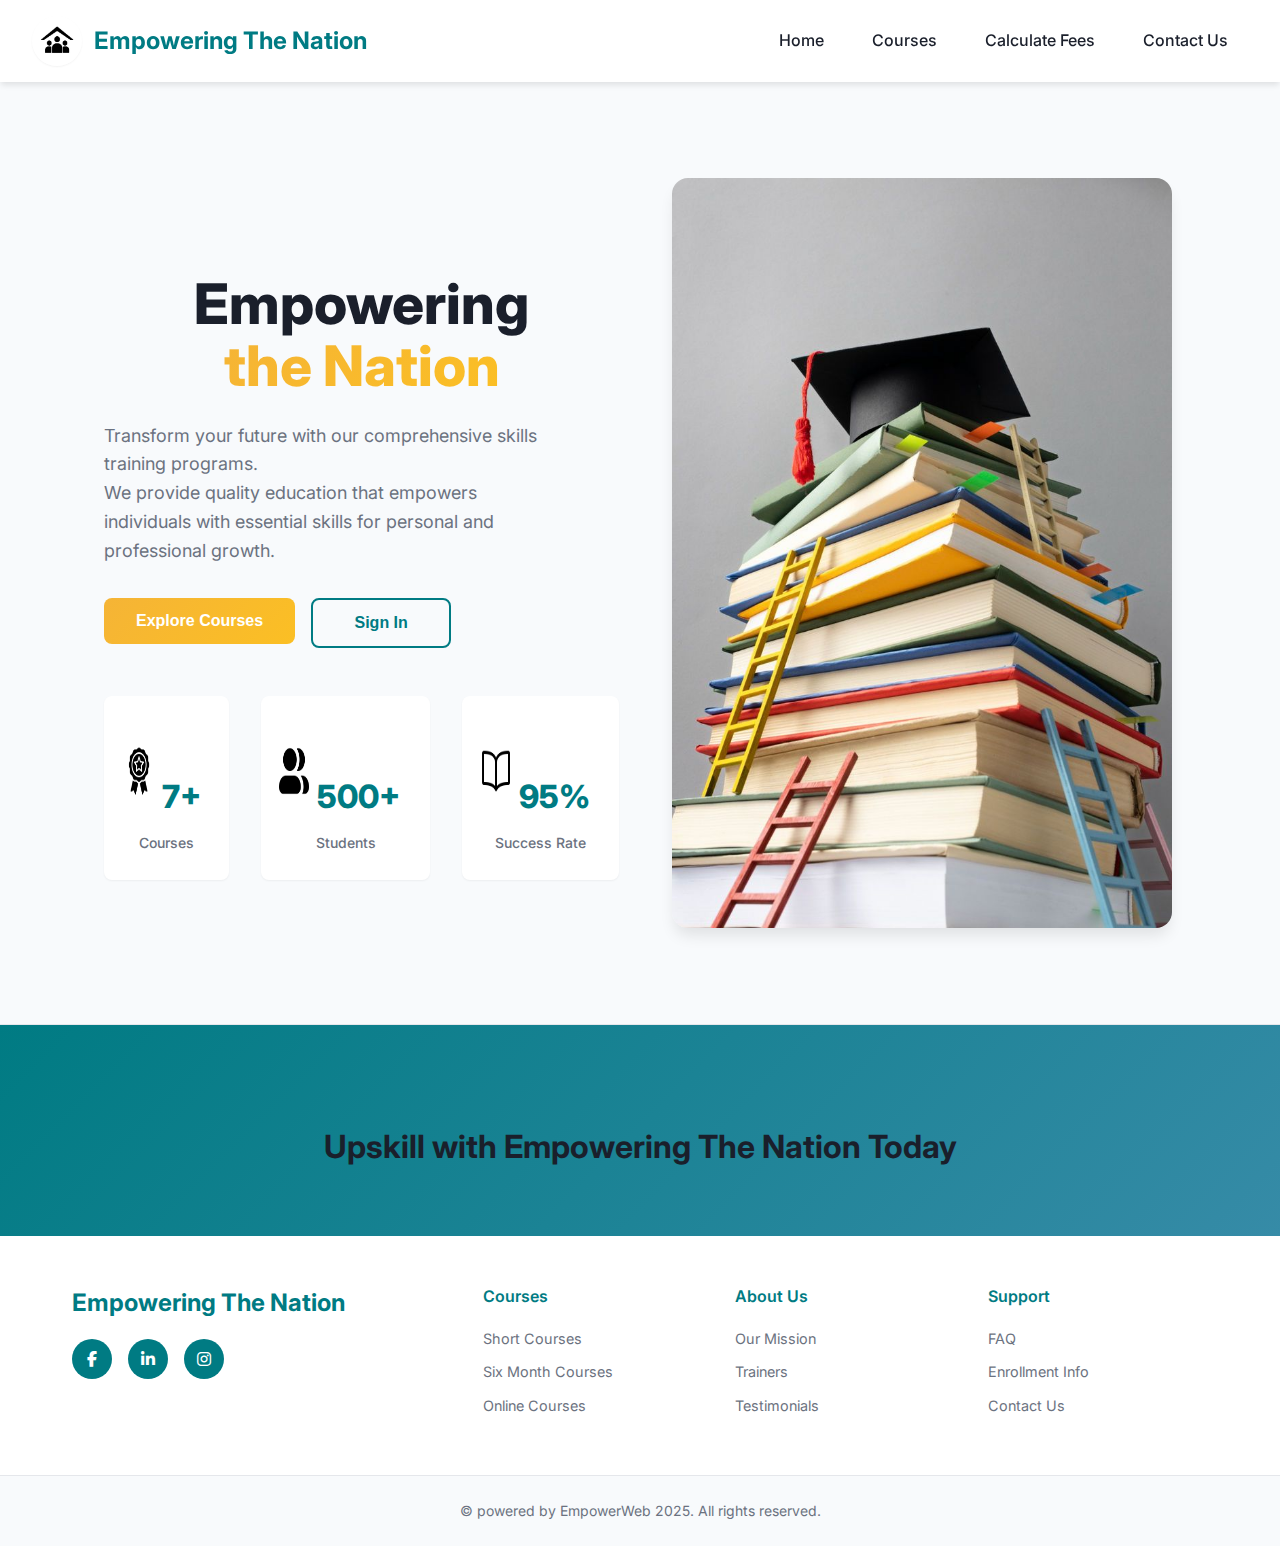
<file: Empowerweb/Index.html>
<!DOCTYPE html>
<html lang="en">
<head>
  <meta charset="UTF-8" />
  <meta name="viewport" content="width=device-width, initial-scale=1.0"/>
  <title>EmpowerWeb - Empowering The Nation</title>
  
  <!-- Google Fonts -->
  <link rel="preconnect" href="https://fonts.googleapis.com">
  <link rel="preconnect" href="https://fonts.gstatic.com" crossorigin>
  <link href="https://fonts.googleapis.com/css2?family=Inter:wght@400;500;600;700;800&display=swap" rel="stylesheet">
  
  <link rel="stylesheet" href="Stlye.css">
  <link rel="icon" type="image/x-icon" href="Media/WhatsApp Image 2025-08-26 at 10.51.26 PM.jpeg">
  <link rel="stylesheet" href="https://cdnjs.cloudflare.com/ajax/libs/font-awesome/6.4.0/css/all.min.css">

</head>
<body>
  <header>
    <div class="logo">
      <img src="Media/WhatsApp Image 2025-08-26 at 10.51.26 PM.jpeg" alt="EmpowerNet Logo" />
      <h1>Empowering The Nation</h1>
    </div>
    <nav>
      <a href="Index.html">Home</a>
      <a href="Courses.html">Courses</a>
      <a href="Calculate your total fees.html">Calculate Fees</a>
      <a href="Contact Us.html">Contact Us</a>
    </nav>
  </header>
  
  <main>
    <section class="hero">
      <div class="hero-text">
        <h2>Empowering<br><span class="highlight">the Nation</span></h2>
        <p>Transform your future with our comprehensive skills training programs.<br>
           We provide quality education that empowers individuals with essential skills 
           for personal and professional growth.</p>
           
        <div class="buttons">
          <a href="Courses.html" class="link-button">
            <button>Explore Courses</button>
          </a>
          <a href="Sign In.html">
            <button class="outline">Sign In</button>
          </a>
        </div>
        <div class="stats">
          <div><p>
        <img src="Media/award.png" alt="award" width="30" height="50" /><br>7+</p><span>Courses</span></div>

          <div><p>
            <img src="Media/address-book.png" alt="Students" width="30" height="50"><br>500+</p><span>Students</span></div>

          <div><p>
            <img src="Media/open-book (1).png" alt="open-book" width="30" height="50"><br>95%</p><span>Success Rate</span></div>
        </div>
      </div>
      <div class="hero-image">
        <img src="Media/EmPOwerweb pic 1.jpg" alt="Stacks of Books" />
      </div>
    </section>
  </main>
  <footer>
  <div class="footer-cta">
    <h2>Upskill with Empowering The Nation Today</h2>
  
  </div>

  <div class="footer-main">
    <div class="footer-brand">
      <h3>Empowering The Nation</h3>
      <div class="socials">
        <a href="https://www.facebook.com/share/1JwCPpWnNp/?mibextid=wwXIfr" target="_blank"><i class="fab fa-facebook-f"></i></a>
        <a href="https://www.linkedin.com/in/sibu-celso-6b643138a" target="_blank"><i class="fab fa-linkedin-in"></i></a>
        <a href="https://www.instagram.com/empowerweb_?igsh=MXY1MW5zZTRmbTRjNw%3D%3D&utm_source=qr" target="_blank"><i class="fab fa-instagram"></i></a>
      </div>
    </div>

    

    <div class="footer-links">
      <div>
        <h4>Courses</h4>
        <ul>
          <li><a href="#">Short Courses</a></li>
          <li><a href="#">Six Month Courses</a></li>
          <li><a href="#">Online Courses</a></li>
        </ul>
      </div>
      <div>
        <h4>About Us</h4>
        <ul>
          <li><a href="#">Our Mission</a></li>
          <li><a href="#">Trainers</a></li>
          <li><a href="#">Testimonials</a></li>
        </ul>
      </div>
      <div>
        <h4>Support</h4>
        <ul>
          <li><a href="#">FAQ</a></li>
          <li><a href="#">Enrollment Info</a></li>
          <li><a href="#">Contact Us</a></li>
        </ul>
      </div>
    </div>
  </div>

  <div class="footer-bottom">
    <p>&copy; powered by EmpowerWeb 2025. All rights reserved.</p>
  </div>
</footer>
</body>
</html>
</file>
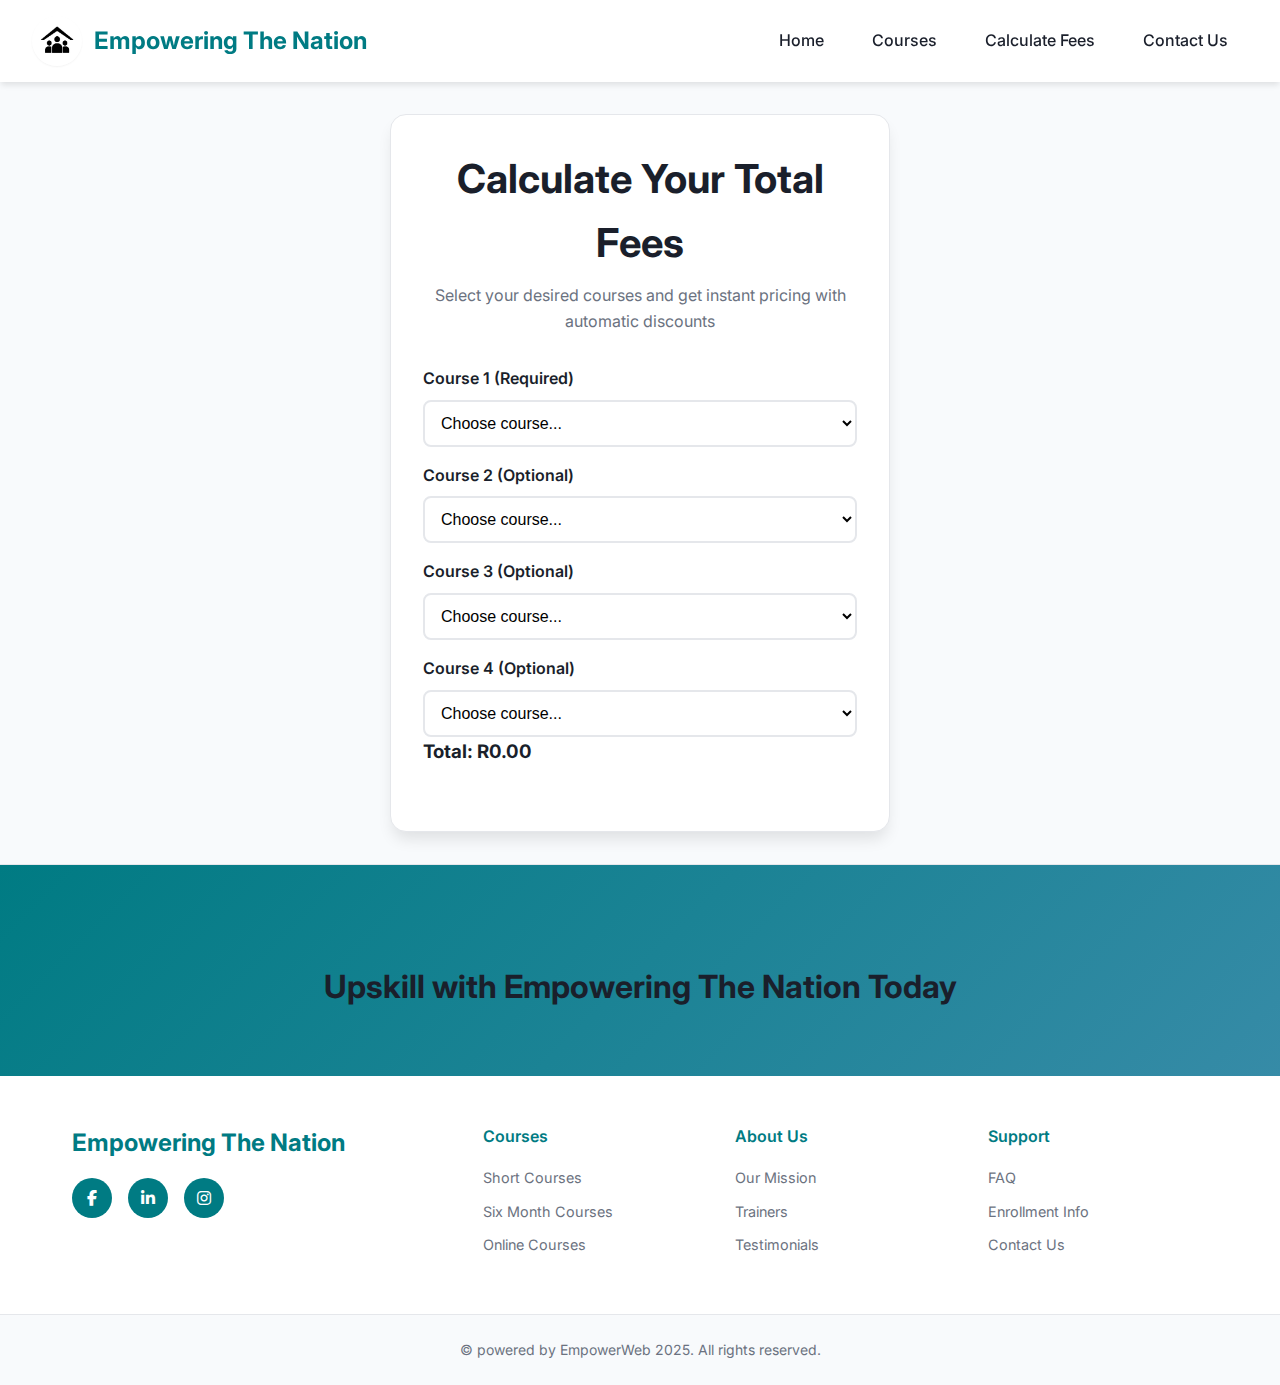
<file: Empowerweb/Calculate your total fees.html>
<!DOCTYPE html>
<html lang="en">
<head>
  <meta charset="UTF-8" />
  <meta name="viewport" content="width=device-width, initial-scale=1.0"/>
  <title>Calculate Fees - EmpowerWeb</title>
  
  <!-- Google Fonts -->
  <link rel="preconnect" href="https://fonts.googleapis.com">
  <link rel="preconnect" href="https://fonts.gstatic.com" crossorigin>
  <link href="https://fonts.googleapis.com/css2?family=Inter:wght@400;500;600;700;800&display=swap" rel="stylesheet">
  
  <link rel="stylesheet" href="Stlye.css">
  <link rel="icon" type="image/x-icon" href="Media/WhatsApp Image 2025-08-26 at 10.51.26 PM.jpeg">
  <link rel="stylesheet" href="https://cdnjs.cloudflare.com/ajax/libs/font-awesome/6.4.0/css/all.min.css">
</head>
<body>
  <header>
    <div class="logo">
      <img src="Media/WhatsApp Image 2025-08-26 at 10.51.26 PM.jpeg" alt="EmpowerNet Logo" />
      <h3>Empowering The Nation</h3>
    </div>
    <nav>
      <a href="Index.html">Home</a>
      <a href="Courses.html">Courses</a>
      <a href="Calculate your total fees.html">Calculate Fees</a>
      <a href="Contact Us.html">Contact Us</a>
    </nav>
  </header> 

  <div class="center-wrapper" style="display: flex; justify-content: center; align-items: center; min-height: 80vh; padding: 2rem;">
    <div class="calculator-container fade-in">
      <h1>Calculate Your Total Fees</h1>
      <p>Select your desired courses and get instant pricing with automatic discounts</p>

      <label>Course 1 (Required)</label>
      <select id="course1">
        <option value="0">Choose course...</option>
        <option value="1500">First Aid</option>
        <option value="1500">Sewing</option>
        <option value="1500">Landscaping</option>
        <option value="1500">Life Skills</option>
      </select>

      <label>Course 2 (Optional)</label>
      <select id="course2">
        <option value="0">Choose course...</option>
        <option value="750">Child Minding</option>
        <option value="750">Cooking</option>
        <option value="750">Garden Maintenance</option>
      </select>

      <label>Course 3 (Optional)</label>
      <select id="course3">
        <option value="0">Choose course...</option>
        <option value="1500">First Aid</option>
        <option value="1500">Sewing</option>
        <option value="1500">Landscaping</option>
        <option value="1500">Life Skills</option>
      </select>

      <label>Course 4 (Optional)</label>
      <select id="course4">
        <option value="0">Choose course...</option>
        <option value="750">Child Minding</option>
        <option value="750">Cooking</option>
        <option value="750">Garden Maintenance</option>
      </select>

      <h3>Total: <span id="total">R0.00</span></h3>
      <p id="discount"></p>
      <button id="paymentButton" style="display: none; background-color: #368ba7; color: white; padding: 10px 20px; border: none; border-radius: 4px; cursor: pointer;">Proceed to Payment</button>
    </div>
  </div>

  <footer>
    <div class="footer-cta">
      <h2>Upskill with Empowering The Nation Today</h2>
    </div>

    <div class="footer-main">
      <div class="footer-brand">
        <h3>Empowering The Nation</h3>
        <div class="socials">   
          <a href="https://www.facebook.com/share/1JwCPpWnNp/?mibextid=wwXIfr" target="_blank"><i class="fab fa-facebook-f"></i></a>
          <a href="https://www.linkedin.com/in/sibu-celso-6b643138a" target="_blank"><i class="fab fa-linkedin-in"></i></a>
          <a href="https://www.instagram.com/empowerweb_?igsh=MXY1MW5zZTRmbTRjNw%3D%3D&utm_source=qr" target="_blank"><i class="fab fa-instagram"></i></a>
        </div>
      </div>

      <div class="footer-links">
        <div>
          <h4>Courses</h4>
          <ul>
            <li><a href="#">Short Courses</a></li>
            <li><a href="#">Six Month Courses</a></li>
            <li><a href="#">Online Courses</a></li>
          </ul>
        </div>
        <div>
          <h4>About Us</h4>
          <ul>
            <li><a href="#">Our Mission</a></li>
            <li><a href="#">Trainers</a></li>
            <li><a href="#">Testimonials</a></li>
          </ul>
        </div>
        <div>
          <h4>Support</h4>
          <ul>
            <li><a href="#">FAQ</a></li>
            <li><a href="#">Enrollment Info</a></li>
            <li><a href="#">Contact Us</a></li>
          </ul>
        </div>
      </div>
    </div>

    <div class="footer-bottom">
      <p>&copy; powered by EmpowerWeb 2025. All rights reserved.</p>
    </div>
  </footer>

  <script src="Calculater.js"></script>
</body>
</html>
</file>
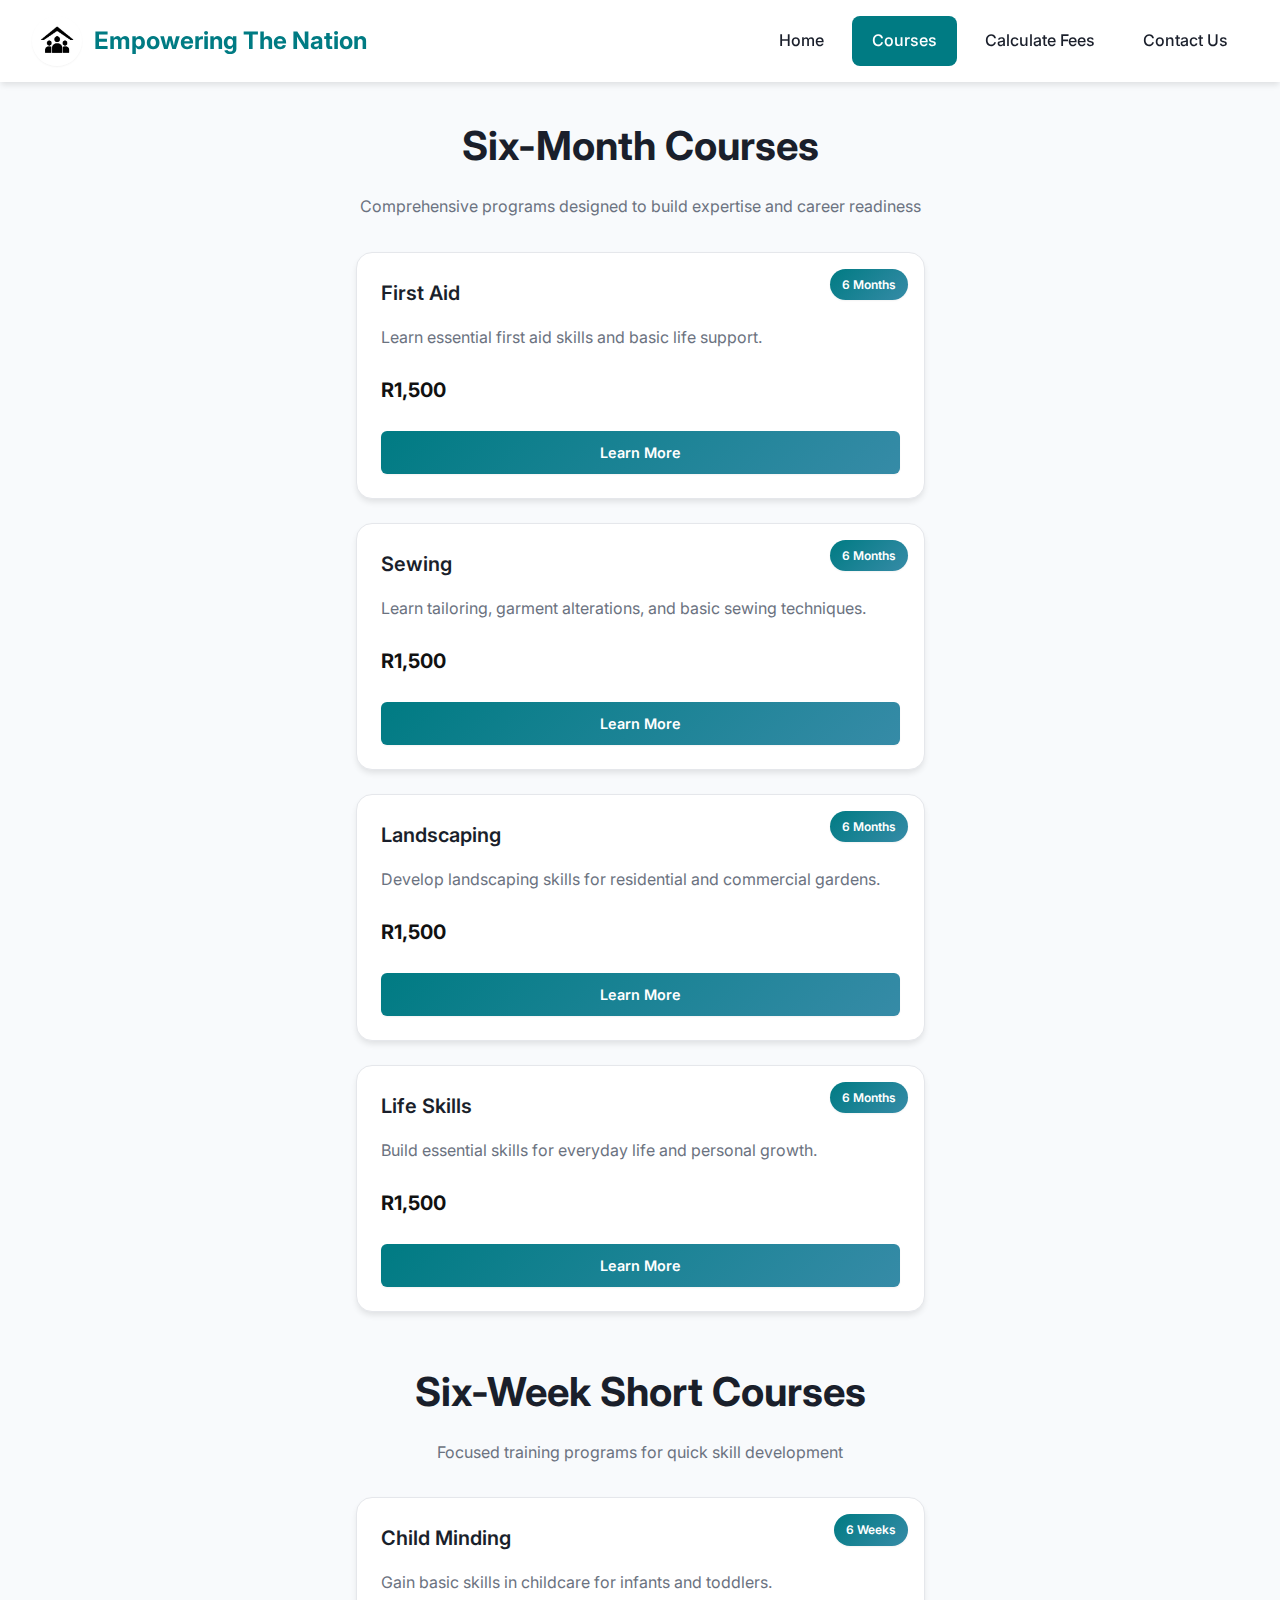
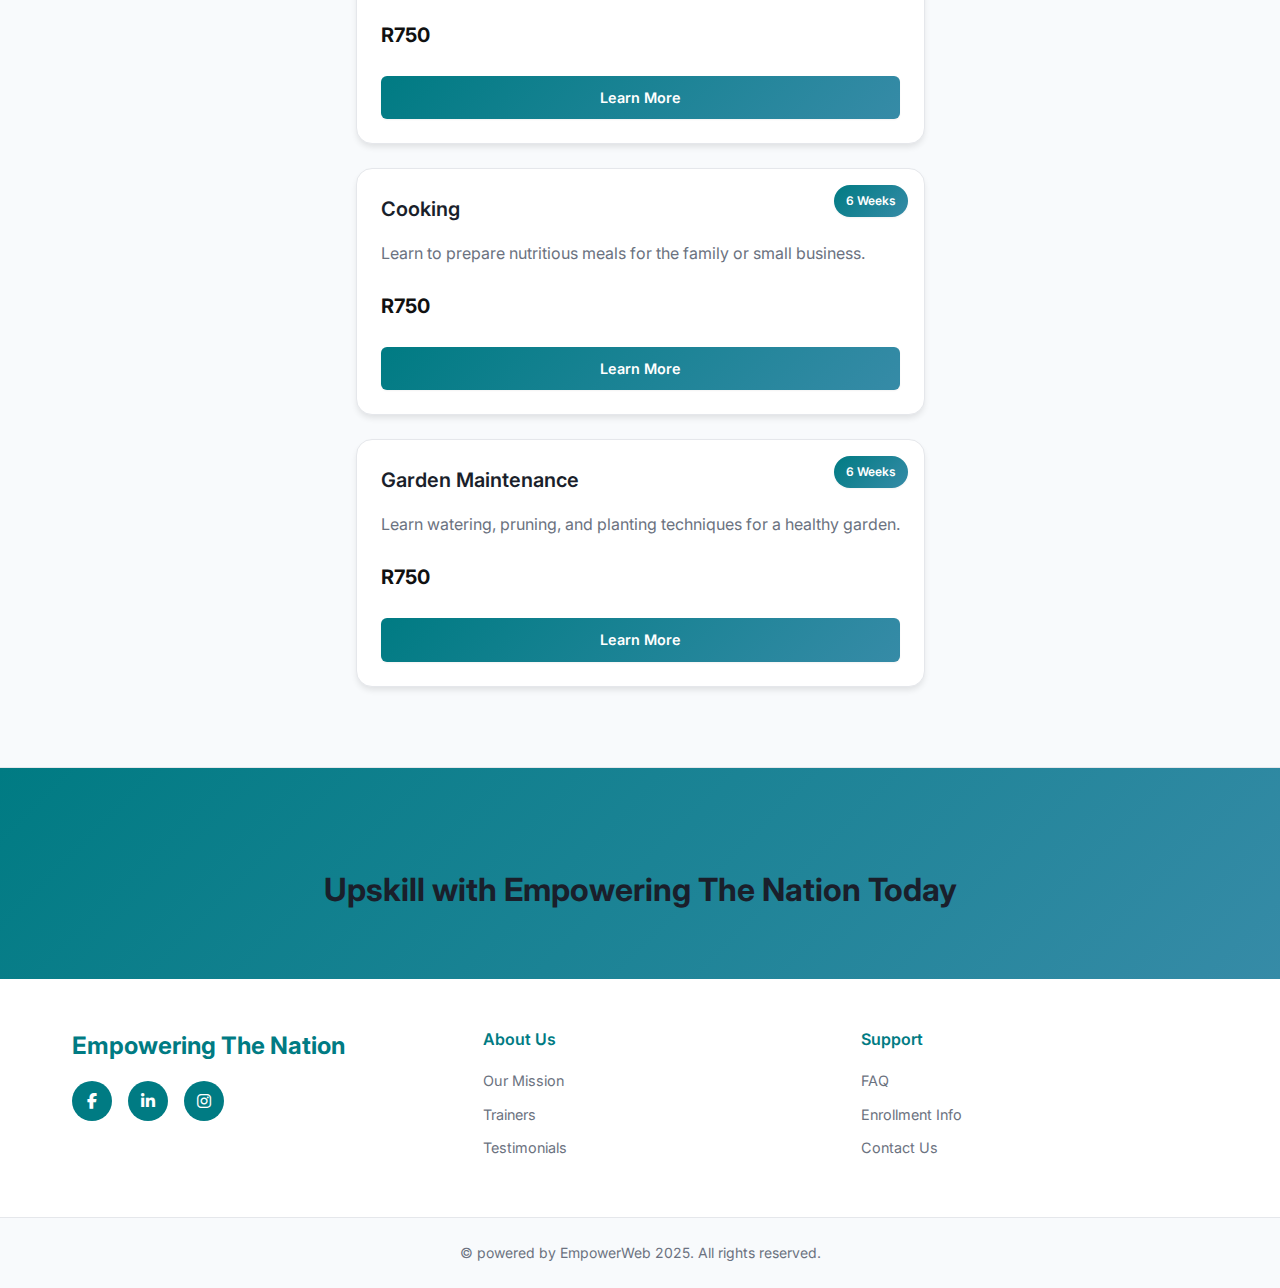
<file: Empowerweb/Courses.html>
<!DOCTYPE html>
<html lang="en">
<head>
  <meta charset="UTF-8">
  <meta name="viewport" content="width=device-width, initial-scale=1.0">
  <title>Courses - EmpowerWeb</title>
  
  <!-- Google Fonts -->
  <link rel="preconnect" href="https://fonts.googleapis.com">
  <link rel="preconnect" href="https://fonts.gstatic.com" crossorigin>
  <link href="https://fonts.googleapis.com/css2?family=Inter:wght@400;500;600;700;800&display=swap" rel="stylesheet">
  
  <link rel="stylesheet" href="Stlye.css">
  <link rel="icon" type="image/x-icon" href="Media/WhatsApp Image 2025-08-26 at 10.51.26 PM.jpeg">
  <link rel="stylesheet" href="https://cdnjs.cloudflare.com/ajax/libs/font-awesome/6.4.0/css/all.min.css">
  <style>
    /* Ensure price alignment and Learn More button style */
    .card .price {
      font-weight: bold;
      color: #111;
      margin-top: 10px;
    }

    .Learn-More-Button {
      display: inline-block;
      margin-top: 10px;
      background-color: #007b83;
      color: #fff;
      text-decoration: none;
      padding: 10px 20px;
      border-radius: 6px;
      font-weight: 600;
      transition: background 0.3s ease;
    }

    .Learn-More-Button:hover {
      background-color: #005f63;
    }

    .card {
      display: flex;
      flex-direction: column;
      justify-content: space-between;
      min-height: 180px;
    }

    @media (max-width: 768px) {
      .Learn-More-Button {
        width: 100%;
        text-align: center;
      }
      .card {
        min-height: auto;
      }
    }
  </style>
</head>
<body>
  <header>
    <div class="logo">
      <img src="Media/WhatsApp Image 2025-08-26 at 10.51.26 PM.jpeg" alt="EmpowerWeb Logo" />
      <h3>Empowering The Nation</h3>
    </div>
    <nav>
      <a href="Index.html">Home</a>
      <a href="Courses.html" class="active">Courses</a>
      <a href="Calculate your total fees.html">Calculate Fees</a>
      <a href="Contact Us.html">Contact Us</a>
    </nav>
  </header>

  <main>
    <div class="fade-in">
      <h1>Six-Month Courses</h1>
      <p class="text-center" style="color: var(--text-light); margin-bottom: 2rem;">Comprehensive programs designed to build expertise and career readiness</p>
    <div class="card-container">
      <!-- First Aid -->
      <div class="card">
        <h3>First Aid</h3>
        <span class="duration">6 Months</span>
        <p>Learn essential first aid skills and basic life support.</p>
        <p class="price">R1,500</p>
        <a href="learn more.html" class="Learn-More-Button">Learn More</a>
      </div>

      <!-- Sewing -->
      <div class="card">
        <h3>Sewing</h3>
        <span class="duration">6 Months</span>
        <p>Learn tailoring, garment alterations, and basic sewing techniques.</p>
        <p class="price">R1,500</p>
        <a href="learn more.html" class="Learn-More-Button">Learn More</a>
      </div>

      <!-- Landscaping -->
      <div class="card">
        <h3>Landscaping</h3>
        <span class="duration">6 Months</span>
        <p>Develop landscaping skills for residential and commercial gardens.</p>
        <p class="price">R1,500</p>
        <a href="learn more.html" class="Learn-More-Button">Learn More</a>
      </div>

      <!-- Life Skills -->
      <div class="card">
        <h3>Life Skills</h3>
        <span class="duration">6 Months</span>
        <p>Build essential skills for everyday life and personal growth.</p>
        <p class="price">R1,500</p>
        <a href="learn more.html" class="Learn-More-Button">Learn More</a>
      </div>
    </div>

      <h1>Six-Week Short Courses</h1>
      <p class="text-center" style="color: var(--text-light); margin-bottom: 2rem;">Focused training programs for quick skill development</p>
    <div class="card-container">
      <!-- Child Minding -->
      <div class="card">
        <h3>Child Minding</h3>
        <span class="duration">6 Weeks</span>
        <p>Gain basic skills in childcare for infants and toddlers.</p>
        <p class="price">R750</p>
        <a href="learn more.html" class="Learn-More-Button">Learn More</a>
      </div>

      <!-- Cooking -->
      <div class="card">
        <h3>Cooking</h3>
        <span class="duration">6 Weeks</span>
        <p>Learn to prepare nutritious meals for the family or small business.</p>
        <p class="price">R750</p>
        <a href="learn more.html" class="Learn-More-Button">Learn More</a>
      </div>

      <!-- Garden Maintenance -->
      <div class="card">
        <h3>Garden Maintenance</h3>
        <span class="duration">6 Weeks</span>
        <p>Learn watering, pruning, and planting techniques for a healthy garden.</p>
        <p class="price">R750</p>
        <a href="learn more.html" class="Learn-More-Button">Learn More</a>
      </div>
    </div>
  </main>

  <footer>
    <div class="footer-cta">
      <h2>Upskill with Empowering The Nation Today</h2>
    </div>

    <div class="footer-main">
      <div class="footer-brand">
        <h3>Empowering The Nation</h3>
        <div class="socials">   
          <a href="https://www.facebook.com/share/1JwCPpWnNp/?mibextid=wwXIfr" target="_blank"><i class="fab fa-facebook-f"></i></a>
          <a href="https://www.linkedin.com/in/sibu-celso-6b643138a" target="_blank"><i class="fab fa-linkedin-in"></i></a>
          <a href="https://www.instagram.com/empowerweb_?igsh=MXY1MW5zZTRmbTRjNw%3D%3D&utm_source=qr" target="_blank"><i class="fab fa-instagram"></i></a>
        </div>
      </div>

      <div class="footer-links">
        
        <div>
          <h4>About Us</h4>
          <ul>
            <li><a href="#">Our Mission</a></li>
            <li><a href="#">Trainers</a></li>
            <li><a href="#">Testimonials</a></li>
          </ul>
        </div>
        <div>
          <h4>Support</h4>
          <ul>
            <li><a href="#">FAQ</a></li>
            <li><a href="#">Enrollment Info</a></li>
            <li><a href="#">Contact Us</a></li>
          </ul>
        </div>
      </div>
    </div>

    <div class="footer-bottom">
      <p>&copy; powered by EmpowerWeb 2025. All rights reserved.</p>
    </div>
  </footer>
</body>
</html>
</file>
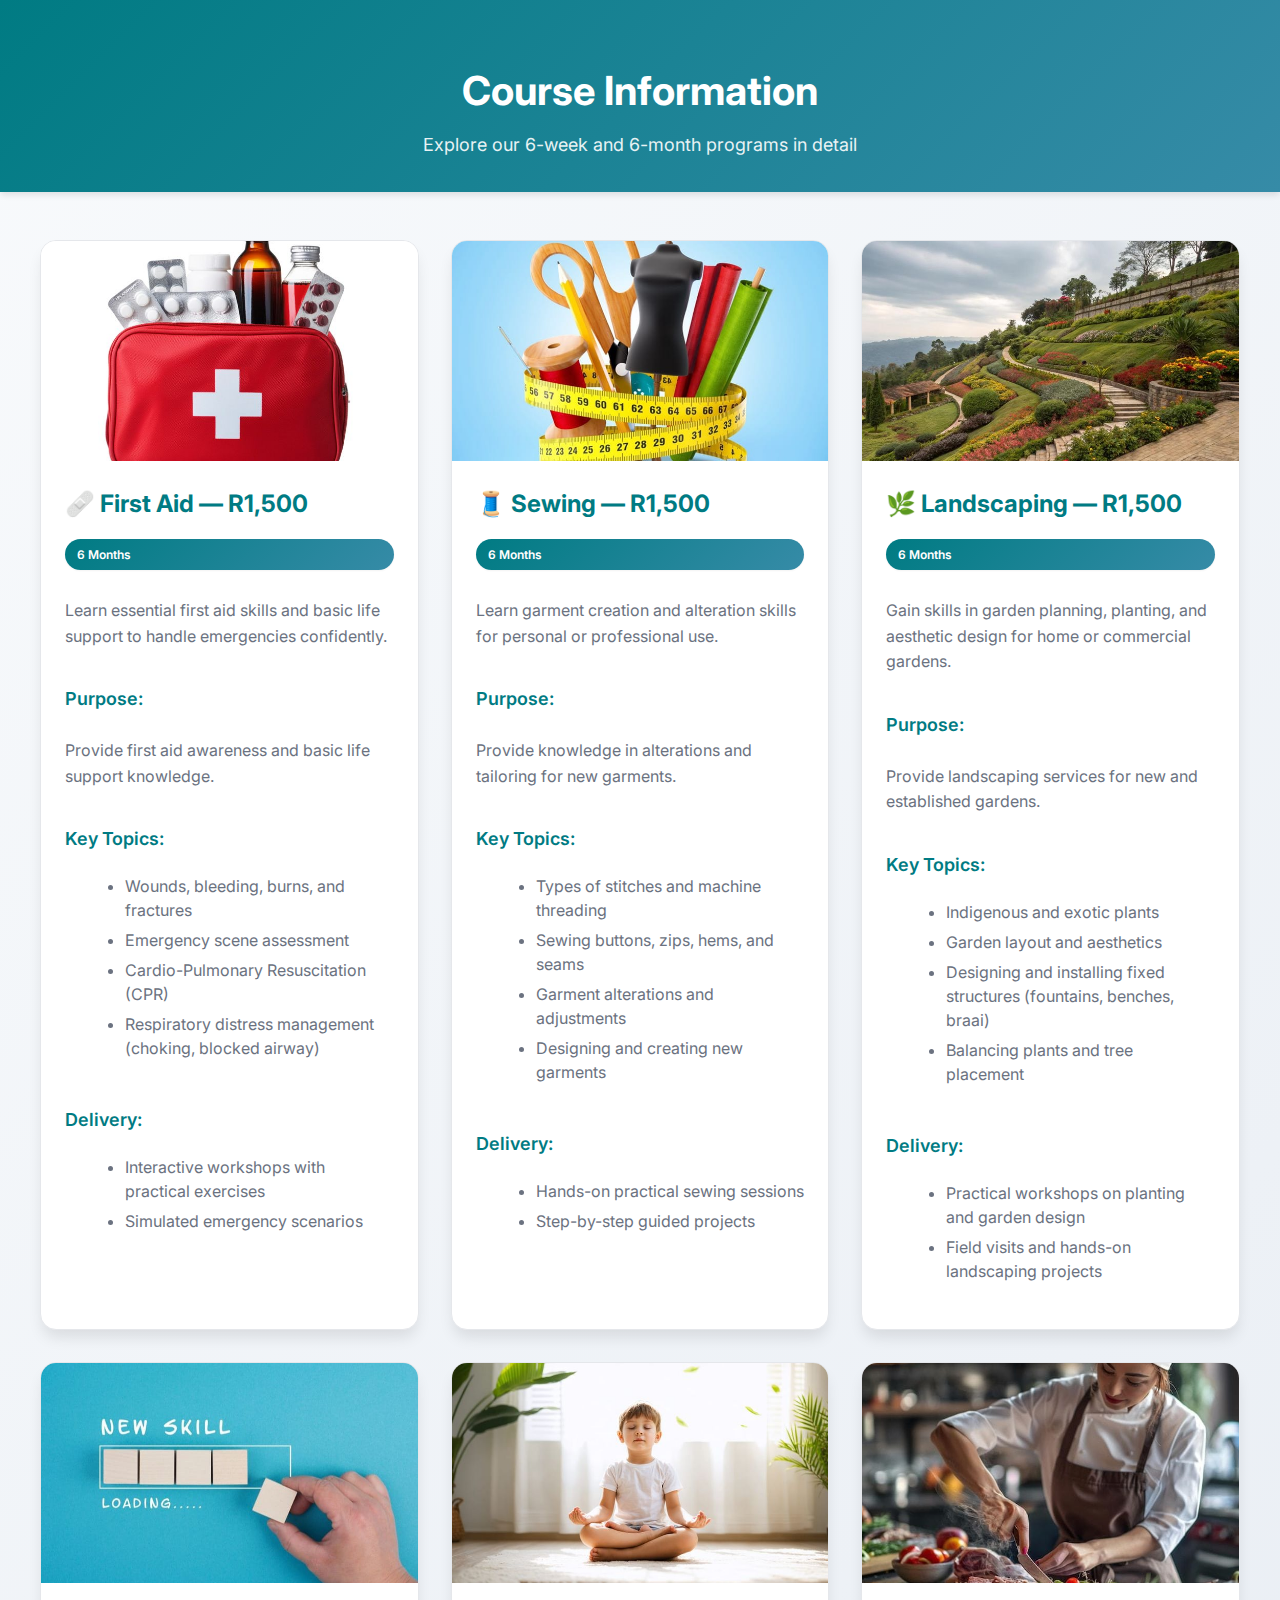
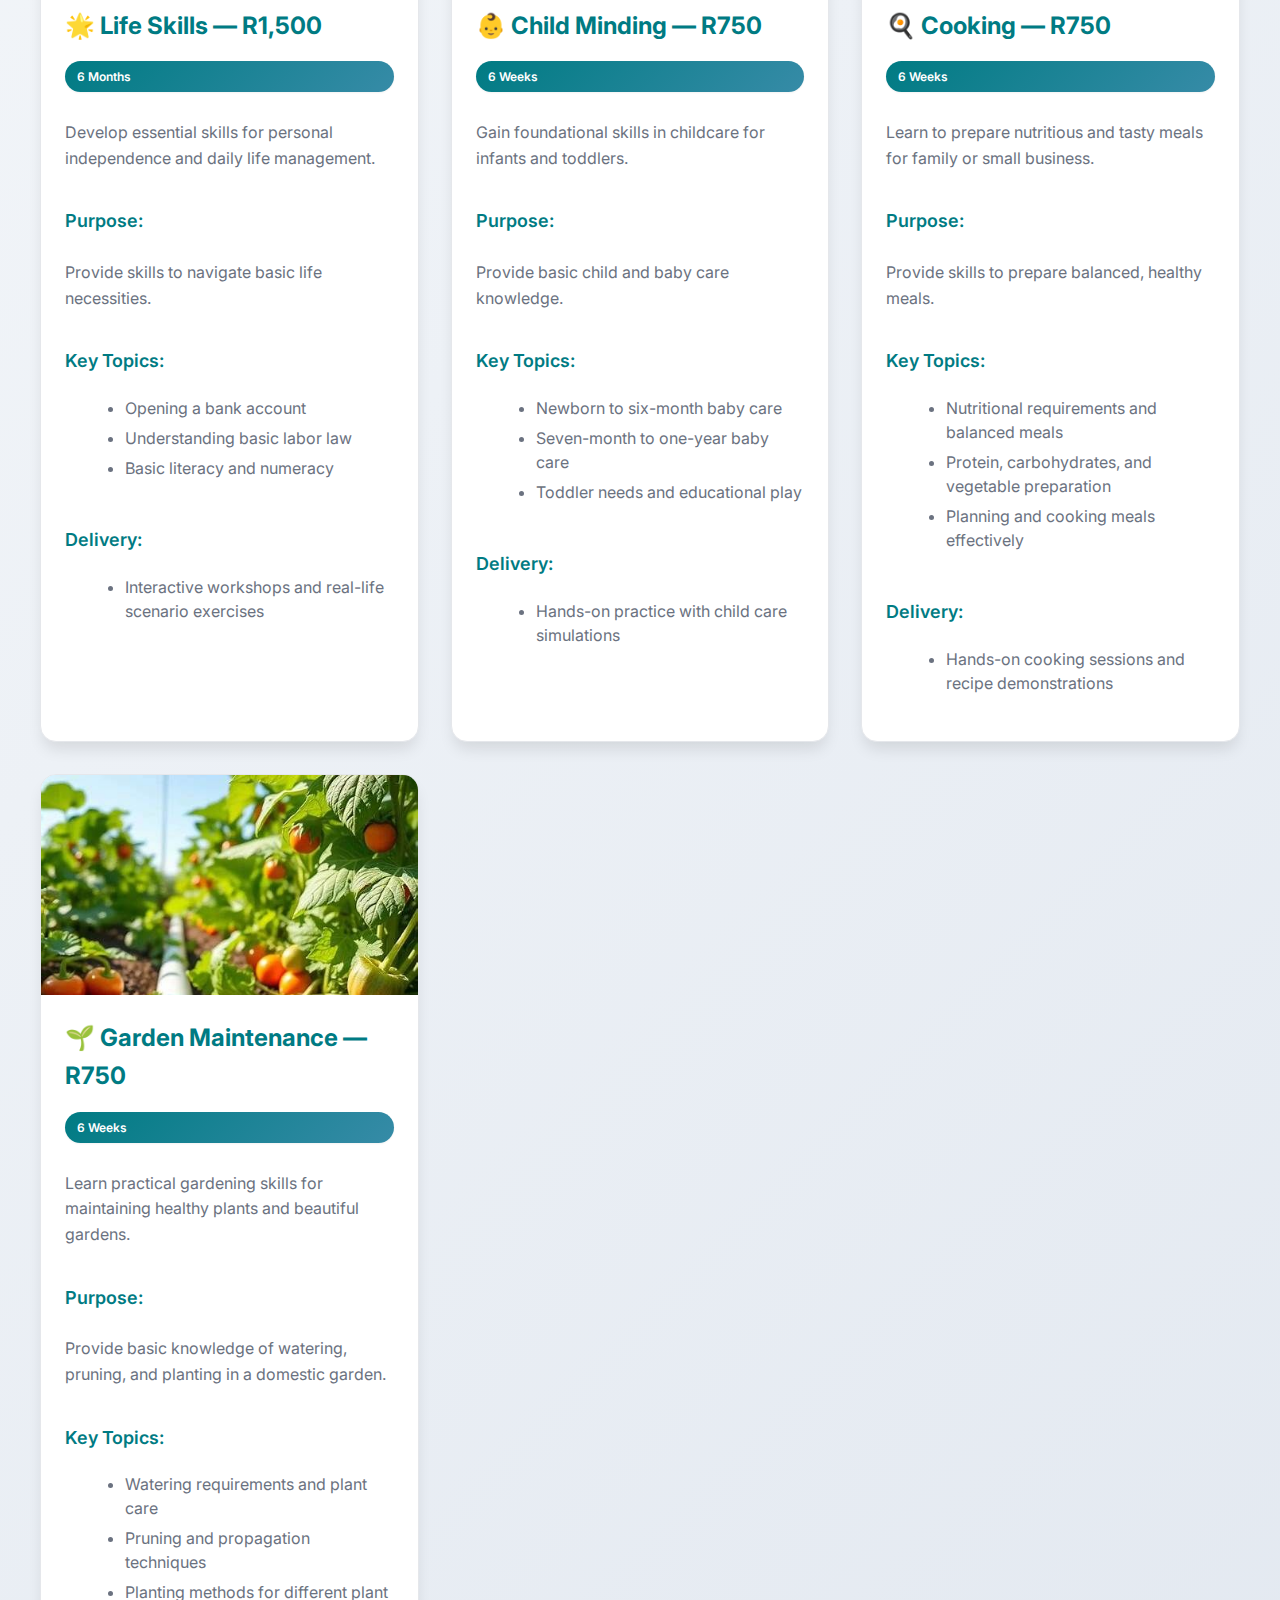
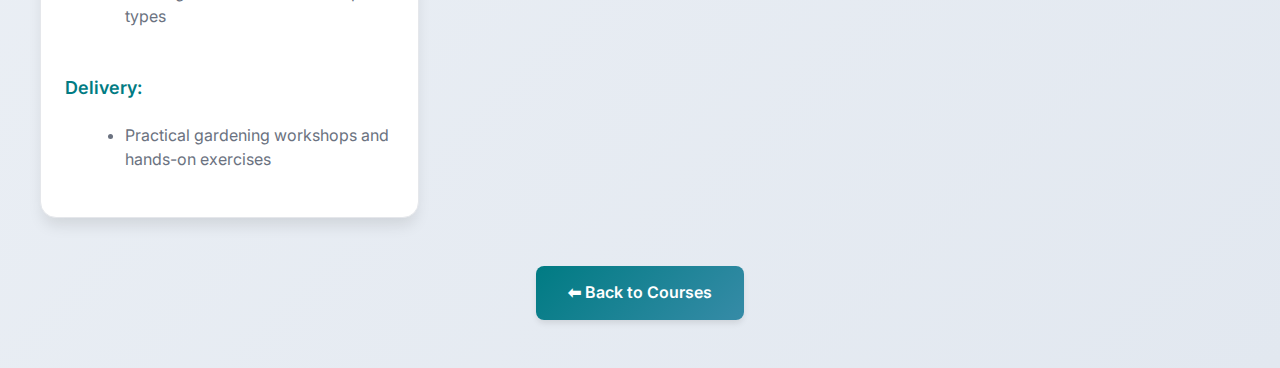
<file: Empowerweb/learn more.html>
<!DOCTYPE html>
<html lang="en">
<head>
  <meta charset="UTF-8" />
  <meta name="viewport" content="width=device-width, initial-scale=1.0" />
  <title>Course Details - EmpowerWeb</title>
  
  <!-- Google Fonts -->
  <link rel="preconnect" href="https://fonts.googleapis.com">
  <link rel="preconnect" href="https://fonts.gstatic.com" crossorigin>
  <link href="https://fonts.googleapis.com/css2?family=Inter:wght@400;500;600;700;800&display=swap" rel="stylesheet">
  
  <link rel="stylesheet" href="learn more.css" />
  <link rel="icon" type="image/x-icon" href="Media/WhatsApp Image 2025-08-26 at 10.51.26 PM.jpeg">
</head>

<body>
  <header>
    <h1>Course Information</h1>
    <p>Explore our 6-week and 6-month programs in detail</p>
  </header>

  <div class="container">
    <!-- First Aid -->
    <div class="course">
      <img src="Media/img_course_firstaid.jpeg" alt="First Aid Course" />
      <div class="course-content">
        <h2>🩹 First Aid — R1,500</h2>
        <span class="duration">6 Months</span>
        <p>Learn essential first aid skills and basic life support to handle emergencies confidently.</p>
        <h3>Purpose:</h3>
        <p>Provide first aid awareness and basic life support knowledge.</p>
        <h3>Key Topics:</h3>
        <ul>
          <li>Wounds, bleeding, burns, and fractures</li>
          <li>Emergency scene assessment</li>
          <li>Cardio-Pulmonary Resuscitation (CPR)</li>
          <li>Respiratory distress management (choking, blocked airway)</li>
        </ul>
        <h3>Delivery:</h3>
        <ul>
          <li>Interactive workshops with practical exercises</li>
          <li>Simulated emergency scenarios</li>
        </ul>
      </div>
    </div>

    <!-- Sewing -->
    <div class="course">
      <img src="Media/img_course_sewing.jpeg" alt="Sewing Course" />
      <div class="course-content">
        <h2>🧵 Sewing — R1,500</h2>
        <span class="duration">6 Months</span>
        <p>Learn garment creation and alteration skills for personal or professional use.</p>
        <h3>Purpose:</h3>
        <p>Provide knowledge in alterations and tailoring for new garments.</p>
        <h3>Key Topics:</h3>
        <ul>
          <li>Types of stitches and machine threading</li>
          <li>Sewing buttons, zips, hems, and seams</li>
          <li>Garment alterations and adjustments</li>
          <li>Designing and creating new garments</li>
        </ul>
        <h3>Delivery:</h3>
        <ul>
          <li>Hands-on practical sewing sessions</li>
          <li>Step-by-step guided projects</li>
        </ul>
      </div>
    </div>

    <!-- Landscaping -->
    <div class="course">
      <img src="Media/img_course_landingscaping.jpeg" alt="Landscaping Course" />
      <div class="course-content">
        <h2>🌿 Landscaping — R1,500</h2>
        <span class="duration">6 Months</span>
        <p>Gain skills in garden planning, planting, and aesthetic design for home or commercial gardens.</p>
        <h3>Purpose:</h3>
        <p>Provide landscaping services for new and established gardens.</p>
        <h3>Key Topics:</h3>
        <ul>
          <li>Indigenous and exotic plants</li>
          <li>Garden layout and aesthetics</li>
          <li>Designing and installing fixed structures (fountains, benches, braai)</li>
          <li>Balancing plants and tree placement</li>
        </ul>
        <h3>Delivery:</h3>
        <ul>
          <li>Practical workshops on planting and garden design</li>
          <li>Field visits and hands-on landscaping projects</li>
        </ul>
      </div>
    </div>

    <!-- Life Skills -->
    <div class="course">
      <img src="Media/img_course_lifeskills.jpeg" alt="Life Skills Course" />
      <div class="course-content">
        <h2>🌟 Life Skills — R1,500</h2>
        <span class="duration">6 Months</span>
        <p>Develop essential skills for personal independence and daily life management.</p>
        <h3>Purpose:</h3>
        <p>Provide skills to navigate basic life necessities.</p>
        <h3>Key Topics:</h3>
        <ul>
          <li>Opening a bank account</li>
          <li>Understanding basic labor law</li>
          <li>Basic literacy and numeracy</li>
        </ul>
        <h3>Delivery:</h3>
        <ul>
          <li>Interactive workshops and real-life scenario exercises</li>
        </ul>
      </div>
    </div>

    <!-- Child Minding -->
    <div class="course">
      <img src="Media/img_course_childminding.jpeg" alt="Child Minding Course" />
      <div class="course-content">
        <h2>👶 Child Minding — R750</h2>
        <span class="duration">6 Weeks</span>
        <p>Gain foundational skills in childcare for infants and toddlers.</p>
        <h3>Purpose:</h3>
        <p>Provide basic child and baby care knowledge.</p>
        <h3>Key Topics:</h3>
        <ul>
          <li>Newborn to six-month baby care</li>
          <li>Seven-month to one-year baby care</li>
          <li>Toddler needs and educational play</li>
        </ul>
        <h3>Delivery:</h3>
        <ul>
          <li>Hands-on practice with child care simulations</li>
        </ul>
      </div>
    </div>

    <!-- Cooking -->
    <div class="course">
      <img src="Media/img_course_cooking.jpeg" alt="Cooking Course" />
      <div class="course-content">
        <h2>🍳 Cooking — R750</h2>
        <span class="duration">6 Weeks</span>
        <p>Learn to prepare nutritious and tasty meals for family or small business.</p>
        <h3>Purpose:</h3>
        <p>Provide skills to prepare balanced, healthy meals.</p>
        <h3>Key Topics:</h3>
        <ul>
          <li>Nutritional requirements and balanced meals</li>
          <li>Protein, carbohydrates, and vegetable preparation</li>
          <li>Planning and cooking meals effectively</li>
        </ul>
        <h3>Delivery:</h3>
        <ul>
          <li>Hands-on cooking sessions and recipe demonstrations</li>
        </ul>
      </div>
    </div>

    <!-- Garden Maintenance -->
    <div class="course">
      <img src="Media/img_course_gardenmaintenance.jpeg" alt="Garden Maintenance Course" />
      <div class="course-content">
        <h2>🌱 Garden Maintenance — R750</h2>
        <span class="duration">6 Weeks</span>
        <p>Learn practical gardening skills for maintaining healthy plants and beautiful gardens.</p>
        <h3>Purpose:</h3>
        <p>Provide basic knowledge of watering, pruning, and planting in a domestic garden.</p>
        <h3>Key Topics:</h3>
        <ul>
          <li>Watering requirements and plant care</li>
          <li>Pruning and propagation techniques</li>
          <li>Planting methods for different plant types</li>
        </ul>
        <h3>Delivery:</h3>
        <ul>
          <li>Practical gardening workshops and hands-on exercises</li>
        </ul>
      </div>
    </div>

  </div>

  <a href="Courses.html" class="back-btn">⬅ Back to Courses</a>
</body>
</html>
</file>
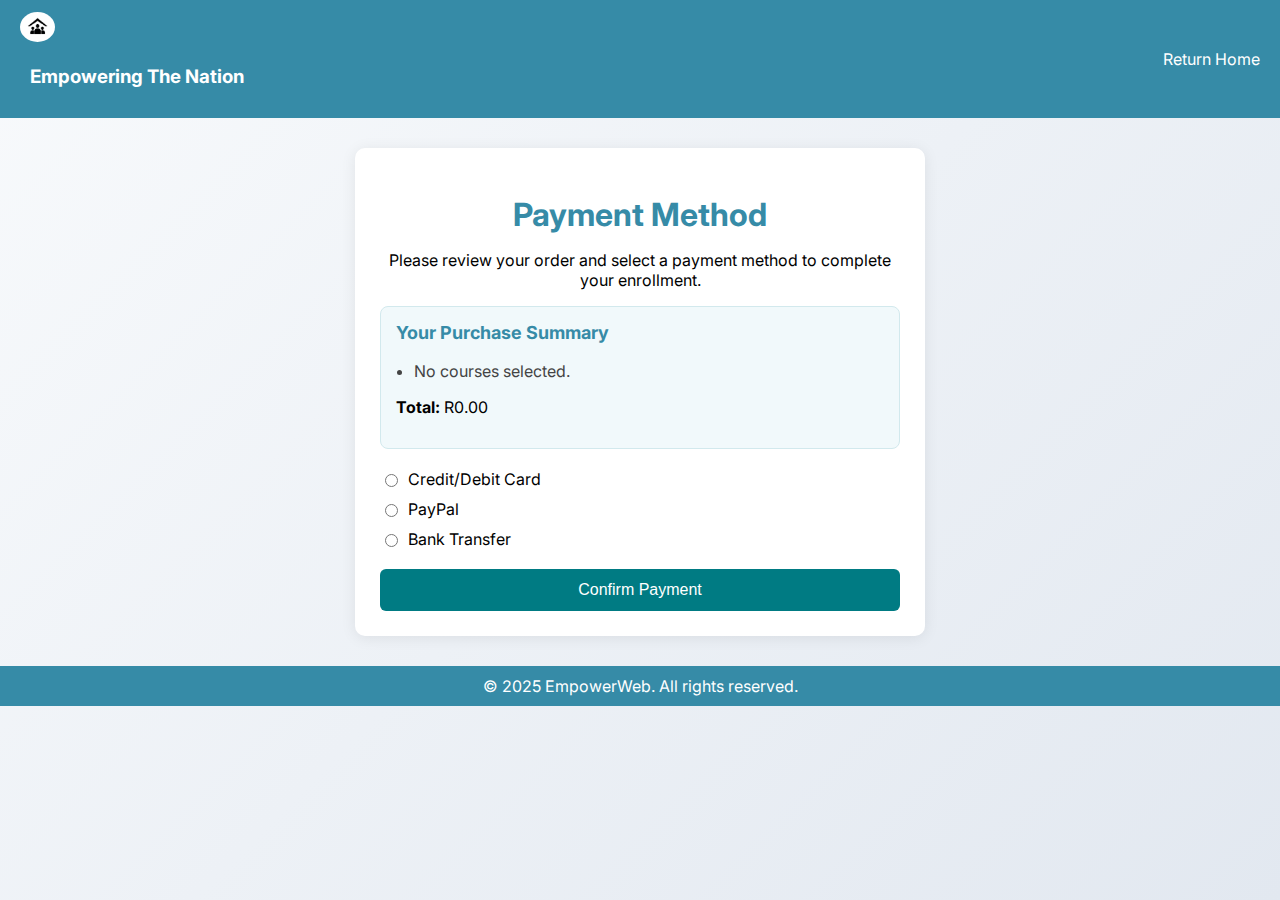
<file: Empowerweb/payment.html>
<!DOCTYPE html>
<html lang="en">
<head>
  <meta charset="UTF-8" />
  <meta name="viewport" content="width=device-width, initial-scale=1.0" />
  <title>Payment - EmpowerWeb</title>
  
  <!-- Google Fonts -->
  <link rel="preconnect" href="https://fonts.googleapis.com">
  <link rel="preconnect" href="https://fonts.gstatic.com" crossorigin>
  <link href="https://fonts.googleapis.com/css2?family=Inter:wght@400;500;600;700;800&display=swap" rel="stylesheet">
  
  <link rel="stylesheet" href="https://cdnjs.cloudflare.com/ajax/libs/font-awesome/6.4.0/css/all.min.css" />
  <link rel="icon" type="image/x-icon" href="Media/WhatsApp Image 2025-08-26 at 10.51.26 PM.jpeg">
  <style>
    body {
      font-family: 'Inter', 'Segoe UI', sans-serif;
      background: linear-gradient(135deg, #f8fafc 0%, #e2e8f0 100%);
      margin: 0;
      padding: 0;
      min-height: 100vh;
    }
    header {
      background-color: #368ba7;
      color: white;
      padding: 12px 20px;
      display: flex;
      align-items: center;
      justify-content: space-between;
    }
    header h3 {
      margin-left: 10px;
    }
    header a {
      color: white;
      text-decoration: none;
      font-size: 16px;
    }
    .container {
      max-width: 520px;
      margin: 30px auto;
      background: white;
      padding: 25px;
      border-radius: 10px;
      box-shadow: 0 2px 15px rgba(0, 0, 0, 0.08);
    }
    h1 {
      text-align: center;
      color: #368ba7;
      margin-bottom: 10px;
    }
    .summary {
      background-color: #f1f9fb;
      border: 1px solid #d2e9ed;
      border-radius: 8px;
      padding: 15px;
      margin-bottom: 20px;
    }
    .summary h3 {
      margin-top: 0;
      color: #368ba7;
      font-size: 18px;
    }
    .summary ul {
      margin: 0;
      padding-left: 18px;
      color: #444;
    }
    .payment-methods {
      margin: 20px 0;
    }
    .payment-option {
      display: flex;
      align-items: center;
      margin: 10px 0;
    }
    .payment-option input {
      margin-right: 10px;
    }
    .card-details {
      display: none;
      margin-top: 10px;
    }
    .card-details.active {
      display: block;
    }
    .card-details input {
      width: 100%;
      padding: 8px;
      margin: 5px 0;
      border: 1px solid #ddd;
      border-radius: 4px;
    }
    #total {
      text-align: right;
      font-weight: bold;
      margin: 20px 0;
    }

    /* Updated Confirm Payment Button */
    button {
      background-color: #007b83; /* Updated color */
      color: white;
      padding: 12px 20px;
      border: none;
      border-radius: 6px;
      cursor: pointer;
      width: 100%;
      font-size: 16px;
      transition: background 0.3s ease;
    }
    button:hover {
      background-color: #005f63; /* Slightly darker for hover */
    }

    footer {
      background-color: #368ba7;
      color: white;
      text-align: center;
      padding: 10px;
      margin-top: 20px;
    }
    @media (max-width: 600px) {
      .container {
        margin: 10px;
        padding: 15px;
      }
      header {
        flex-direction: column;
        text-align: center;
      }
      header a {
        margin-top: 10px;
      }
    }
  </style>
</head>
<body>
  <header>
    <div class="logo">
      <img src="Media/WhatsApp Image 2025-08-26 at 10.51.26 PM.jpeg" alt="EmpowerWeb Logo" width="35" style="border-radius:50%;" />
      <h3>Empowering The Nation</h3>
    </div>
    <a href="Index.html">Return Home</a>
  </header>

  <div class="container">
    <h1>Payment Method</h1>
    <p style="text-align:center;">Please review your order and select a payment method to complete your enrollment.</p>

    <div class="summary" id="orderSummary">
      <h3>Your Purchase Summary</h3>
      <ul id="courseList"></ul>
      <p id="summaryTotal"><strong>Total:</strong> R0.00</p>
    </div>

    <div class="payment-methods">
      <div class="payment-option">
        <input type="radio" id="credit" name="payment" onchange="toggleCardDetails()">
        <label for="credit">Credit/Debit Card</label>
      </div>
      <div class="payment-option">
        <input type="radio" id="paypal" name="payment">
        <label for="paypal">PayPal</label>
      </div>
      <div class="payment-option">
        <input type="radio" id="bank" name="payment">
        <label for="bank">Bank Transfer</label>
      </div>

      <div class="card-details" id="cardDetails">
        <input type="text" id="cardNumber" placeholder="Card Number" required>
        <input type="text" id="expiry" placeholder="MM/YY" required>
        <input type="text" id="cvv" placeholder="CVV" required>
      </div>
    </div>

    <button onclick="confirmPayment()">Confirm Payment</button>
  </div>

  <footer>
    &copy; 2025 EmpowerWeb. All rights reserved.
  </footer>

  <script>
    // Load purchase summary from localStorage
    const courseList = document.getElementById('courseList');
    const summaryTotal = document.getElementById('summaryTotal');
    const storedCourses = JSON.parse(localStorage.getItem('selectedCourses')) || [];
    const storedTotal = localStorage.getItem('finalTotal') || '0.00';

    // Display the summary
    if (storedCourses.length > 0) {
      storedCourses.forEach(course => {
        const li = document.createElement('li');
        li.textContent = course;
        courseList.appendChild(li);
      });
    } else {
      const li = document.createElement('li');
      li.textContent = 'No courses selected.';
      courseList.appendChild(li);
    }
    summaryTotal.innerHTML = `<strong>Total:</strong> R${storedTotal}`;

    // Toggle card fields
    function toggleCardDetails() {
      const cardDetails = document.getElementById('cardDetails');
      cardDetails.classList.toggle('active', document.getElementById('credit').checked);
    }

    // Confirm payment logic
    function confirmPayment() {
      const total = storedTotal;
      if (document.getElementById('credit').checked) {
        const cardNumber = document.getElementById('cardNumber').value.trim();
        const expiry = document.getElementById('expiry').value.trim();
        const cvv = document.getElementById('cvv').value.trim();
        if (cardNumber && expiry && cvv) {
          alert('Payment of R' + total + ' confirmed! Redirecting...');
          localStorage.clear();
          window.location.href = 'thankyou.html';
        } else {
          alert('Please fill in all card details.');
        }
      } else if (document.getElementById('paypal').checked || document.getElementById('bank').checked) {
        alert('Payment of R' + total + ' confirmed! Redirecting...');
        localStorage.clear();
        window.location.href = 'thankyou.html';
      } else {
        alert('Please select a payment method.');
      }
    }
  </script>
</body>
</html>
</file>
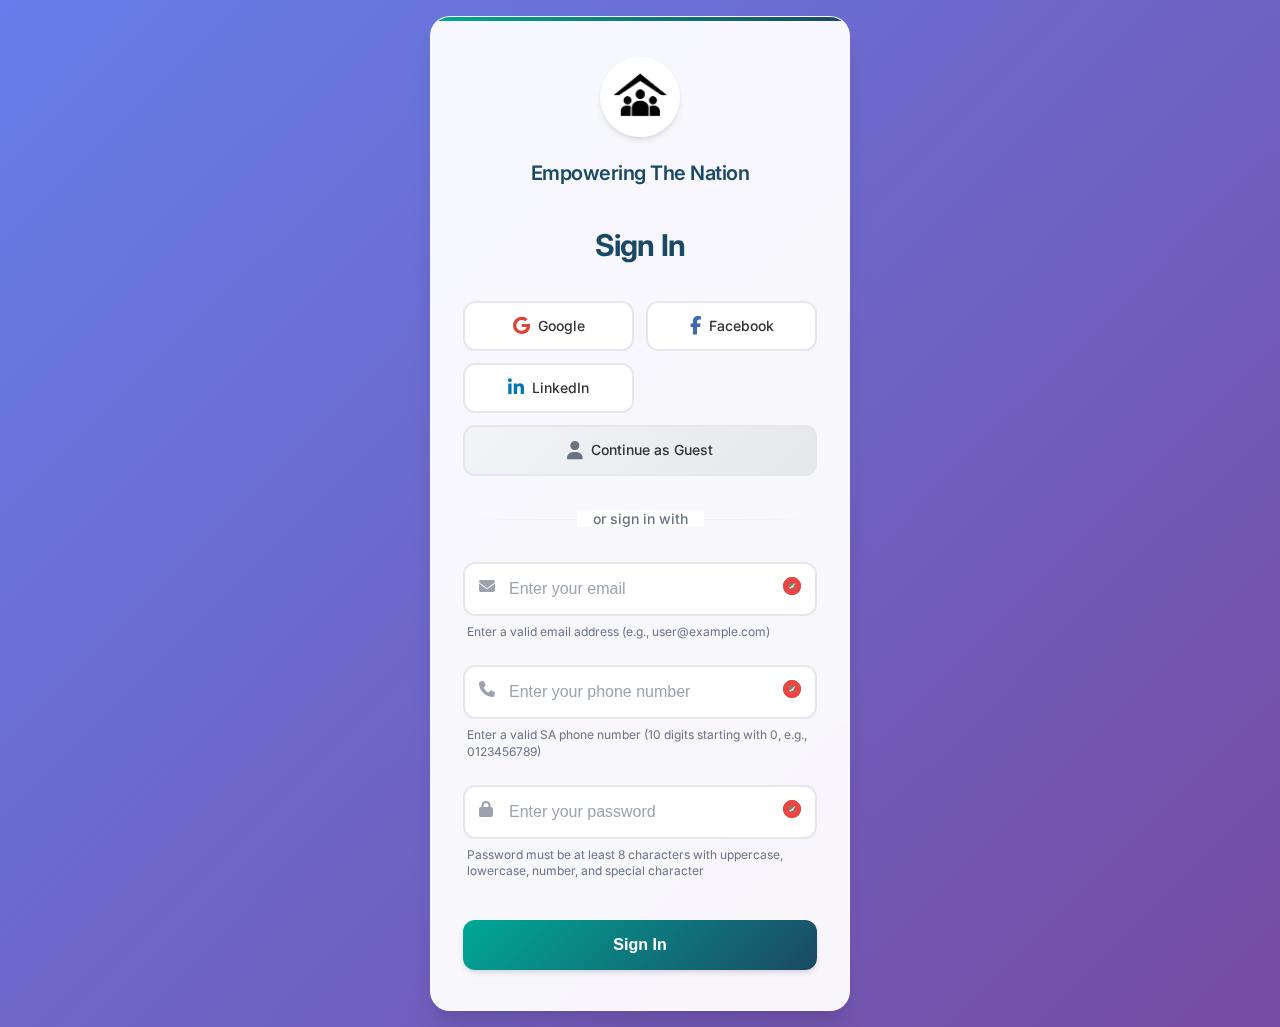
<file: Empowerweb/Sign In.html>
<!DOCTYPE html>
<html lang="en">

<head>
  <meta charset="UTF-8">
  <meta name="viewport" content="width=device-width, initial-scale=1.0">
  <title>Sign In - EmpowerWeb</title>

  <!-- Google Fonts -->
  <link rel="preconnect" href="https://fonts.googleapis.com">
  <link rel="preconnect" href="https://fonts.gstatic.com" crossorigin>
  <link href="https://fonts.googleapis.com/css2?family=Inter:wght@400;500;600;700;800&display=swap" rel="stylesheet">

  <link rel="icon" type="image/x-icon" href="Media/WhatsApp Image 2025-08-26 at 10.51.26 PM.jpeg">
  <link rel="stylesheet" href="https://cdnjs.cloudflare.com/ajax/libs/font-awesome/6.4.0/css/all.min.css">

  <style>
    :root {
      --primary-color: #1b4965;
      --accent-color: #00a896;
      --light-bg: #f5f7fa;
      --text-dark: #333;
      --text-light: #fff;
      --success-color: #10b981;
      --error-color: #ef4444;
      --border-color: #e5e7eb;
      --shadow-light: 0 1px 3px 0 rgba(0, 0, 0, 0.1), 0 1px 2px 0 rgba(0, 0, 0, 0.06);
      --shadow-medium: 0 4px 6px -1px rgba(0, 0, 0, 0.1), 0 2px 4px -1px rgba(0, 0, 0, 0.06);
      --shadow-large: 0 20px 25px -5px rgba(0, 0, 0, 0.1), 0 10px 10px -5px rgba(0, 0, 0, 0.04);
    }

    * {
      box-sizing: border-box;
    }

    body {
      font-family: 'Inter', -apple-system, BlinkMacSystemFont, 'Segoe UI', sans-serif;
      background: linear-gradient(135deg, #667eea 0%, #764ba2 100%);
      margin: 0;
      display: flex;
      justify-content: center;
      align-items: center;
      min-height: 100vh;
      padding: 1rem;
      line-height: 1.6;
    }

    .login-container {
      background: rgba(255, 255, 255, 0.95);
      backdrop-filter: blur(10px);
      padding: 2.5rem 2rem;
      border-radius: 20px;
      box-shadow: var(--shadow-large);
      width: 100%;
      max-width: 420px;
      border: 1px solid rgba(255, 255, 255, 0.2);
      position: relative;
      overflow: hidden;
    }

    .login-container::before {
      content: '';
      position: absolute;
      top: 0;
      left: 0;
      right: 0;
      height: 4px;
      background: linear-gradient(90deg, var(--accent-color), var(--primary-color));
    }

    .logo {
      text-align: center;
      margin-bottom: 2rem;
    }

    .logo img {
      width: 80px;
      height: 80px;
      border-radius: 50%;
      margin-bottom: 0.75rem;
      box-shadow: var(--shadow-medium);
      object-fit: cover;
    }

    .logo h3 {
      color: var(--primary-color);
      font-size: 1.25rem;
      font-weight: 600;
      margin: 0;
      letter-spacing: -0.025em;
    }

    h2 {
      text-align: center;
      color: var(--primary-color);
      margin-bottom: 2rem;
      font-size: 1.875rem;
      font-weight: 700;
      letter-spacing: -0.025em;
    }

    .social-login {
      display: grid;
      grid-template-columns: 1fr 1fr;
      gap: 0.75rem;
      margin-bottom: 1.5rem;
    }

    .social-btn {
      display: flex;
      align-items: center;
      justify-content: center;
      gap: 0.5rem;
      padding: 0.75rem 1rem;
      border: 2px solid var(--border-color);
      border-radius: 12px;
      background: white;
      color: var(--text-dark);
      text-decoration: none;
      font-size: 0.875rem;
      font-weight: 500;
      transition: all 0.2s ease;
      cursor: pointer;
      position: relative;
      overflow: hidden;
    }

    .social-btn:hover {
      background: #f9fafb;
      border-color: var(--accent-color);
      transform: translateY(-1px);
      box-shadow: var(--shadow-medium);
    }

    .social-btn i {
      font-size: 1.125rem;
    }

    .social-btn.google:hover {
      border-color: #db4437;
    }

    .social-btn.facebook:hover {
      border-color: #4267B2;
    }

    .social-btn.linkedin:hover {
      border-color: #0077b5;
    }

    .social-btn.guest {
      grid-column: 1 / -1;
      background: linear-gradient(135deg, #f3f4f6, #e5e7eb);
    }

    .social-btn.guest:hover {
      background: linear-gradient(135deg, #e5e7eb, #d1d5db);
    }

    .social-btn.google i {
      color: #db4437;
    }

    .social-btn.facebook i {
      color: #4267B2;
    }

    .social-btn.linkedin i {
      color: #0077b5;
    }

    .social-btn.guest i {
      color: #6b7280;
    }

    .divider {
      text-align: center;
      margin: 2rem 0;
      position: relative;
      color: #6b7280;
      font-size: 0.875rem;
      font-weight: 500;
    }

    .divider::before {
      content: '';
      position: absolute;
      top: 50%;
      left: 0;
      right: 0;
      height: 1px;
      background: linear-gradient(90deg, transparent, var(--border-color), transparent);
    }

    .divider span {
      background: rgba(255, 255, 255, 0.95);
      padding: 0 1rem;
      position: relative;
    }

    .input-group {
      position: relative;
      margin-bottom: 1.5rem;
    }

    .input-group i.fa-envelope,
    .input-group i.fa-phone,
    .input-group i.fa-lock {
      position: absolute;
      left: 1rem;
      top: 1rem;
      color: #9ca3af;
      font-size: 1rem;
      z-index: 2;
    }

    .input-group input {
      width: 100%;
      padding: 1rem 1rem 1rem 2.75rem;
      border: 2px solid var(--border-color);
      border-radius: 12px;
      font-size: 1rem;
      background: white;
      transition: all 0.2s ease;
      margin-bottom: 0;
    }

    .input-group input:focus {
      outline: none;
      border-color: var(--accent-color);
      box-shadow: 0 0 0 3px rgba(0, 168, 150, 0.1);
    }

    .input-group input::placeholder {
      color: #9ca3af;
    }

    .validation-icon {
      position: absolute;
      right: 1rem;
      top: 1rem;
      font-size: 1.125rem;
      display: none;
      z-index: 2;
    }

    .validation-icon.success {
      color: var(--success-color);
      display: block;
    }

    .validation-icon.error {
      color: var(--error-color);
      display: block;
    }

    .input-group.success input {
      border-color: var(--success-color);
      background-color: #f0fdf4;
    }

    .input-group.success i.fa-envelope,
    .input-group.success i.fa-phone,
    .input-group.success i.fa-lock {
      color: var(--success-color);
    }

    .input-group.error input {
      border-color: var(--error-color);
      background-color: #fef2f2;
    }

    .input-group.error i.fa-envelope,
    .input-group.error i.fa-phone,
    .input-group.error i.fa-lock {
      color: var(--error-color);
    }

    .validation-text {
      font-size: 0.75rem;
      color: #6b7280;
      margin-top: 0.5rem;
      line-height: 1.4;
      padding-left: 0.25rem;
    }

    .error-message {
      font-size: 0.75rem;
      color: var(--error-color);
      margin-top: 0.5rem;
      display: none;
      padding-left: 0.25rem;
      font-weight: 500;
    }

    #submit-btn {
      width: 100%;
      background: linear-gradient(135deg, var(--accent-color), var(--primary-color));
      color: white;
      border: none;
      padding: 1rem;
      border-radius: 12px;
      font-size: 1rem;
      font-weight: 600;
      cursor: pointer;
      transition: all 0.2s ease;
      margin-top: 1rem;
      box-shadow: var(--shadow-medium);
    }

    #submit-btn:hover {
      transform: translateY(-1px);
      box-shadow: var(--shadow-large);
    }

    #submit-btn:active {
      transform: translateY(0);
    }

    .success-message {
      display: none;
      text-align: center;
      color: var(--success-color);
      font-weight: 600;
      margin-top: 1rem;
      padding: 0.75rem;
      background: #f0fdf4;
      border-radius: 8px;
      border: 1px solid #bbf7d0;
    }

    /* Responsive Design */
    @media (max-width: 480px) {
      .login-container {
        padding: 2rem 1.5rem;
        margin: 0.5rem;
      }

      .social-login {
        grid-template-columns: 1fr;
        gap: 0.5rem;
      }

      .social-btn.guest {
        grid-column: 1;
      }

      h2 {
        font-size: 1.5rem;
      }
    }

    /* Animation */
    @keyframes fadeInUp {
      from {
        opacity: 0;
        transform: translateY(20px);
      }

      to {
        opacity: 1;
        transform: translateY(0);
      }
    }

    .login-container {
      animation: fadeInUp 0.6s ease-out;
    }
  </style>
</head>

<body>

  <div class="login-container">
    <div class="logo">
      <img src="Media/WhatsApp Image 2025-08-26 at 10.51.26 PM.jpeg" alt="EmpowerWeb Logo">
      <h3>Empowering The Nation</h3>
    </div>

    <h2>Sign In</h2>

    <!-- Social Login Options -->
    <div class="social-login">
      <a href="#" class="social-btn google" onclick="socialLogin('google')">
        <i class="fab fa-google"></i>
        Google
      </a>
      <a href="#" class="social-btn facebook" onclick="socialLogin('facebook')">
        <i class="fab fa-facebook-f"></i>
        Facebook
      </a>
      <a href="#" class="social-btn linkedin" onclick="socialLogin('linkedin')">
        <i class="fab fa-linkedin-in"></i>
        LinkedIn
      </a>
      <a href="#" class="social-btn guest guest-login" onclick="guestLogin()">
        <i class="fas fa-user"></i>
        Continue as Guest
      </a>
    </div>

    <div class="divider">
      <span>or sign in with</span>
    </div>

    <form id="loginForm" novalidate>
      <div class="input-group" id="email-group">
        <i class="fas fa-envelope"></i>
        <input type="email" id="email" name="email" placeholder="Enter your email" required>
        <i class="validation-icon fas fa-check-circle success"></i>
        <i class="validation-icon fas fa-times-circle error"></i>
        <div class="validation-text">Enter a valid email address (e.g., user@example.com)</div>
        <div class="error-message" id="email-error"></div>
      </div>

      <div class="input-group" id="phone-group">
        <i class="fas fa-phone"></i>
        <input type="tel" id="phone" name="phone" placeholder="Enter your phone number" required>
        <i class="validation-icon fas fa-check-circle success"></i>
        <i class="validation-icon fas fa-times-circle error"></i>
        <div class="validation-text">Enter a valid SA phone number (10 digits starting with 0, e.g., 0123456789)</div>
        <div class="error-message" id="phone-error"></div>
      </div>

      <div class="input-group" id="password-group">
        <i class="fas fa-lock"></i>
        <input type="password" id="password" name="password" placeholder="Enter your password" required>
        <i class="validation-icon fas fa-check-circle success"></i>
        <i class="validation-icon fas fa-times-circle error"></i>
        <div class="validation-text">Password must be at least 8 characters with uppercase, lowercase, number, and
          special character</div>
        <div class="error-message" id="password-error"></div>
      </div>

      <button type="submit" id="submit-btn">Sign In</button>

      <p class="success-message" id="successMsg">Login successful! Redirecting...</p>
    </form>
  </div>

  <script>
    // Validation functions
    function validateEmail(email) {
      const emailRegex = /^[^\s@]+@[^\s@]+\.[^\s@]+$/;
      return emailRegex.test(email);
    }

    function validatePhone(phone) {
      // SA phone number: exactly 10 digits starting with 0
      const cleanPhone = phone.replace(/[\s\-\(\)]/g, '');
      const phoneRegex = /^0\d{9}$/;
      return phoneRegex.test(cleanPhone);
    }

    function validatePassword(password) {
      const minLength = password.length >= 8;
      const hasUppercase = /[A-Z]/.test(password);
      const hasLowercase = /[a-z]/.test(password);
      const hasNumber = /\d/.test(password);
      const hasSpecialChar = /[!@#$%^&*(),.?":{}|<>]/.test(password);

      return {
        isValid: minLength && hasUppercase && hasLowercase && hasNumber && hasSpecialChar,
        minLength,
        hasUppercase,
        hasLowercase,
        hasNumber,
        hasSpecialChar
      };
    }

    function showValidation(fieldId, isValid, errorMessage = '') {
      const group = document.getElementById(fieldId + '-group');
      const errorDiv = document.getElementById(fieldId + '-error');
      const successIcon = group.querySelector('.validation-icon.success');
      const errorIcon = group.querySelector('.validation-icon.error');

      // Reset classes
      group.classList.remove('success', 'error');

      // Hide all validation icons
      successIcon.style.display = 'none';
      errorIcon.style.display = 'none';
      errorDiv.style.display = 'none';

      if (isValid) {
        group.classList.add('success');
        successIcon.style.display = 'block';
      } else if (errorMessage) {
        group.classList.add('error');
        errorIcon.style.display = 'block';
        errorDiv.textContent = errorMessage;
        errorDiv.style.display = 'block';
      }
    }

    // Real-time validation
    document.getElementById('email').addEventListener('input', function () {
      const email = this.value.trim();
      if (email === '') {
        showValidation('email', null);
      } else if (validateEmail(email)) {
        showValidation('email', true);
      } else {
        showValidation('email', false, 'Please enter a valid email address');
      }
    });

    document.getElementById('phone').addEventListener('input', function () {
      const phone = this.value.trim();
      if (phone === '') {
        showValidation('phone', null);
      } else if (validatePhone(phone)) {
        showValidation('phone', true);
      } else {
        showValidation('phone', false, 'Please enter a valid SA phone number (10 digits starting with 0)');
      }
    });

    document.getElementById('password').addEventListener('input', function () {
      const password = this.value;
      if (password === '') {
        showValidation('password', null);
      } else {
        const validation = validatePassword(password);
        if (validation.isValid) {
          showValidation('password', true);
        } else {
          let errorMsg = 'Password must contain: ';
          const missing = [];
          if (!validation.minLength) missing.push('8+ characters');
          if (!validation.hasUppercase) missing.push('uppercase letter');
          if (!validation.hasLowercase) missing.push('lowercase letter');
          if (!validation.hasNumber) missing.push('number');
          if (!validation.hasSpecialChar) missing.push('special character');
          errorMsg += missing.join(', ');
          showValidation('password', false, errorMsg);
        }
      }
    });

    // Handle social login
    function socialLogin(provider) {
      const successMsg = document.getElementById('successMsg');
      successMsg.textContent = `Signing in with ${provider.charAt(0).toUpperCase() + provider.slice(1)}...`;
      successMsg.style.display = 'block';

      // Simulate social login and redirect
      setTimeout(() => {
        window.location.href = 'Courses.html';
      }, 2000);
    }

    // Handle guest login
    function guestLogin() {
      const successMsg = document.getElementById('successMsg');
      successMsg.textContent = 'Continuing as guest...';
      successMsg.style.display = 'block';

      // Redirect to courses as guest
      setTimeout(() => {
        window.location.href = 'Courses.html';
      }, 1500);
    }

    // Handle form submission
    document.getElementById('loginForm').addEventListener('submit', function (e) {
      e.preventDefault();

      const email = document.getElementById('email').value.trim();
      const phone = document.getElementById('phone').value.trim();
      const password = document.getElementById('password').value;
      const successMsg = document.getElementById('successMsg');

      // Validate all fields
      const emailValid = validateEmail(email);
      const phoneValid = validatePhone(phone);
      const passwordValid = validatePassword(password).isValid;

      // Show validation for empty or invalid fields
      if (!email) {
        showValidation('email', false, 'Email is required');
      } else if (!emailValid) {
        showValidation('email', false, 'Please enter a valid email address');
      }

      if (!phone) {
        showValidation('phone', false, 'Phone number is required');
      } else if (!phoneValid) {
        showValidation('phone', false, 'Please enter a valid SA phone number (10 digits starting with 0)');
      }

      if (!password) {
        showValidation('password', false, 'Password is required');
      } else if (!passwordValid) {
        const validation = validatePassword(password);
        let errorMsg = 'Password must contain: ';
        const missing = [];
        if (!validation.minLength) missing.push('8+ characters');
        if (!validation.hasUppercase) missing.push('uppercase letter');
        if (!validation.hasLowercase) missing.push('lowercase letter');
        if (!validation.hasNumber) missing.push('number');
        if (!validation.hasSpecialChar) missing.push('special character');
        errorMsg += missing.join(', ');
        showValidation('password', false, errorMsg);
      }

      // If all validations pass, proceed with login
      if (emailValid && phoneValid && passwordValid) {
        successMsg.textContent = 'Login successful! Redirecting...';
        successMsg.style.display = 'block';

        // Simulate successful login and redirect after 2 seconds
        setTimeout(() => {
          window.location.href = 'Courses.html';
        }, 2000);
      }
    });
  </script>
</body>

</html>
</file>
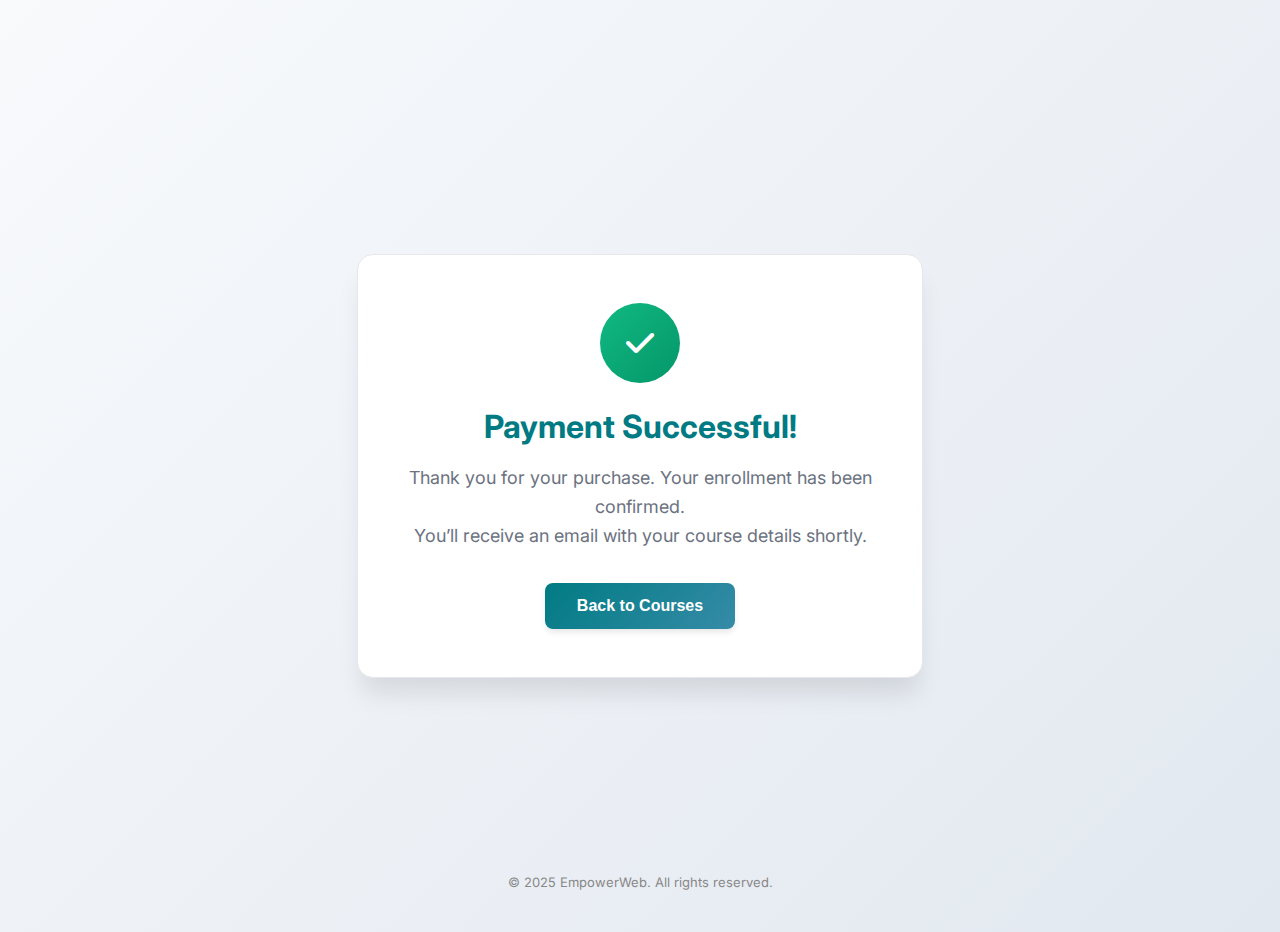
<file: Empowerweb/thankyou.html>
<!DOCTYPE html>
<html lang="en">
<head>
  <meta charset="UTF-8" />
  <meta name="viewport" content="width=device-width, initial-scale=1.0" />
  <title>Thank You - EmpowerWeb</title>
  
  <!-- Google Fonts -->
  <link rel="preconnect" href="https://fonts.googleapis.com">
  <link rel="preconnect" href="https://fonts.gstatic.com" crossorigin>
  <link href="https://fonts.googleapis.com/css2?family=Inter:wght@400;500;600;700;800&display=swap" rel="stylesheet">
  
  <link rel="icon" type="image/x-icon" href="Media/WhatsApp Image 2025-08-26 at 10.51.26 PM.jpeg">
  <link rel="stylesheet" href="https://cdnjs.cloudflare.com/ajax/libs/font-awesome/6.4.0/css/all.min.css">
  <style>
    body {
      font-family: 'Inter', 'Segoe UI', sans-serif;
      background: linear-gradient(135deg, #f8fafc 0%, #e2e8f0 100%);
      margin: 0;
      padding: 1rem;
      display: flex;
      justify-content: center;
      align-items: center;
      min-height: 100vh;
      text-align: center;
      color: #1a1f2b;
    }

    .thankyou-container {
      background: #fff;
      padding: 3rem 2rem;
      border-radius: 1rem;
      box-shadow: 0 20px 25px -5px rgba(0, 0, 0, 0.1);
      max-width: 500px;
      width: 100%;
      border: 1px solid #e5e7eb;
      animation: fadeInUp 0.6s ease-out;
    }

    @keyframes fadeInUp {
      from {
        opacity: 0;
        transform: translateY(30px);
      }
      to {
        opacity: 1;
        transform: translateY(0);
      }
    }

    .success-icon {
      width: 80px;
      height: 80px;
      background: linear-gradient(135deg, #10b981, #059669);
      border-radius: 50%;
      display: flex;
      align-items: center;
      justify-content: center;
      margin: 0 auto 1.5rem;
      color: white;
      font-size: 2rem;
    }

    .thankyou-container h1 {
      color: #007b83;
      margin-bottom: 1rem;
      font-size: 2rem;
      font-weight: 700;
    }

    .thankyou-container p {
      font-size: 1.125rem;
      margin-bottom: 2rem;
      color: #6b7280;
      line-height: 1.6;
    }

    button {
      background: linear-gradient(135deg, #007b83, #368ba7);
      color: white;
      padding: 0.875rem 2rem;
      border: none;
      border-radius: 0.5rem;
      font-size: 1rem;
      font-weight: 600;
      cursor: pointer;
      transition: all 0.3s ease;
      box-shadow: 0 4px 6px -1px rgba(0, 0, 0, 0.1);
    }

    button:hover {
      background: linear-gradient(135deg, #005f63, #007b83);
      transform: translateY(-2px);
      box-shadow: 0 10px 15px -3px rgba(0, 0, 0, 0.15);
    }

    footer {
      position: absolute;
      bottom: 10px;
      text-align: center;
      width: 100%;
      color: #888;
      font-size: 13px;
    }
  </style>
</head>
<body>

  <div class="thankyou-container">
    <div class="success-icon">
      <i class="fas fa-check"></i>
    </div>
    <h1>Payment Successful!</h1>
    <p>Thank you for your purchase. Your enrollment has been confirmed.<br>
    You’ll receive an email with your course details shortly.</p>
    <button onclick="window.location.href='Courses.html'">Back to Courses</button>
  </div>

  <footer>
    &copy; 2025 EmpowerWeb. All rights reserved.
  </footer>

</body>
</html>
</file>
<file: Empowerweb/learn more.css>
body {
  font-family: 'Inter', 'Segoe UI', -apple-system, BlinkMacSystemFont, sans-serif;
  background: linear-gradient(135deg, #f8fafc 0%, #e2e8f0 100%);
  margin: 0;
  padding: 0;
  line-height: 1.6;
  color: #1a1f2b;
  min-height: 100vh;
}

header {
  background: linear-gradient(135deg, #007b83, #368ba7);
  color: #fff;
  text-align: center;
  padding: 2rem 0;
  box-shadow: 0 4px 6px -1px rgba(0, 0, 0, 0.1);
}

header h1 {
  font-size: 2.5rem;
  font-weight: 700;
  margin-bottom: 0.5rem;
}

header p {
  font-size: 1.125rem;
  opacity: 0.9;
  max-width: 600px;
  margin: 0 auto;
}

.container {
  max-width: 1200px;
  margin: 3rem auto;
  padding: 0 2rem;
  display: grid;
  grid-template-columns: repeat(auto-fit, minmax(350px, 1fr));
  gap: 2rem;
}

.course {
  background: #fff;
  border-radius: 1rem;
  overflow: hidden;
  box-shadow: 0 10px 15px -3px rgba(0, 0, 0, 0.1);
  transition: all 0.3s ease;
  display: flex;
  flex-direction: column;
  border: 1px solid #e5e7eb;
}

.course:hover {
  transform: translateY(-8px);
  box-shadow: 0 20px 25px -5px rgba(0, 0, 0, 0.15);
}

.course img {
  width: 100%;
  height: 220px;
  object-fit: cover;
  transition: transform 0.3s ease;
}

.course:hover img {
  transform: scale(1.05);
}

.course-content {
  padding: 1.5rem;
  flex-grow: 1;
  display: flex;
  flex-direction: column;
}

.course-content h2 {
  color: #007b83;
  margin: 0 0 1rem 0;
  font-size: 1.5rem;
  font-weight: 700;
}

.course-content .duration {
  display: inline-block;
  background: linear-gradient(135deg, #007b83, #368ba7);
  color: white;
  padding: 0.375rem 0.75rem;
  border-radius: 1rem;
  font-size: 0.75rem;
  font-weight: 600;
  margin-bottom: 1rem;
  box-shadow: 0 1px 2px 0 rgba(0, 0, 0, 0.05);
}

.course-content p {
  margin: 0.75rem 0;
  color: #6b7280;
  line-height: 1.6;
}

.course-content h3 {
  color: #007b83;
  font-size: 1.125rem;
  font-weight: 600;
  margin: 1.5rem 0 0.75rem 0;
}

.course-content ul {
  margin: 0.5rem 0 1rem 1.25rem;
  color: #6b7280;
}

.course-content ul li {
  margin-bottom: 0.375rem;
  line-height: 1.5;
}

.back-btn {
  display: block;
  width: fit-content;
  margin: 3rem auto;
  background: linear-gradient(135deg, #007b83, #368ba7);
  color: #fff;
  padding: 0.875rem 2rem;
  text-decoration: none;
  border-radius: 0.5rem;
  transition: all 0.3s ease;
  text-align: center;
  font-weight: 600;
  box-shadow: 0 4px 6px -1px rgba(0, 0, 0, 0.1);
}

.back-btn:hover {
  background: linear-gradient(135deg, #005f63, #007b83);
  transform: translateY(-2px);
  box-shadow: 0 10px 15px -3px rgba(0, 0, 0, 0.15);
}

/* Responsive Design */
@media (max-width: 768px) {
  .container {
    grid-template-columns: 1fr;
    padding: 0 10px;
  }

  .course img {
    height: 180px;
  }

  .course-content h2 {
    font-size: 1.1rem;
  }
}
</file>
<file: Empowerweb/Stlye.css>
/* Reset and Base Styles */
* {
  margin: 0;
  padding: 0;
  box-sizing: border-box;
}

:root {
  --primary-color: #007b83;
  --primary-hover: #005f63;
  --secondary-color: #f5b436;
  --accent-color: #368ba7;
  --text-dark: #1a1f2b;
  --text-light: #6b7280;
  --bg-light: #f8fafc;
  --bg-white: #ffffff;
  --border-color: #e5e7eb;
  --shadow-sm: 0 1px 2px 0 rgba(0, 0, 0, 0.05);
  --shadow-md: 0 4px 6px -1px rgba(0, 0, 0, 0.1);
  --shadow-lg: 0 10px 15px -3px rgba(0, 0, 0, 0.1);
  --border-radius: 8px;
  --transition: all 0.3s ease;
}

body {
  font-family: 'Inter', 'Segoe UI', -apple-system, BlinkMacSystemFont, sans-serif;
  background: var(--bg-light);
  color: var(--text-dark);
  line-height: 1.6;
  font-size: 16px;
  min-height: 100vh;
  display: flex;
  flex-direction: column;
}

/* Header */
header {
  display: flex;
  justify-content: space-between;
  align-items: center;
  padding: 1rem 2rem;
  background: var(--bg-white);
  box-shadow: var(--shadow-md);
  position: sticky;
  top: 0;
  z-index: 100;
  backdrop-filter: blur(10px);
}

.logo {
  display: flex;
  align-items: center;
  gap: 0.75rem;
}

.logo img {
  height: 50px;
  width: 50px;
  border-radius: 50%;
  object-fit: cover;
  box-shadow: var(--shadow-sm);
}

.logo h1,
.logo h3 {
  color: var(--primary-color);
  font-weight: 700;
  font-size: 1.5rem;
  margin: 0;
}

nav {
  display: flex;
  gap: 0.5rem;
}

nav a {
  text-decoration: none;
  color: var(--text-dark);
  padding: 0.75rem 1.25rem;
  border-radius: var(--border-radius);
  font-weight: 500;
  transition: var(--transition);
  position: relative;
}

nav a:hover {
  color: var(--primary-color);
  background: rgba(0, 123, 131, 0.1);
}

nav a.active {
  background: var(--primary-color);
  color: white;
}

/* Mobile Navigation */
@media (max-width: 768px) {
  header {
    padding: 1rem;
    flex-direction: column;
    gap: 1rem;
  }

  nav {
    flex-wrap: wrap;
    justify-content: center;
  }

  nav a {
    padding: 0.5rem 1rem;
    font-size: 0.9rem;
  }
}

/* Main Content */
main {
  flex: 1;
}

/* Hero Section */
.hero {
  display: grid;
  grid-template-columns: 1fr 1fr;
  gap: 3rem;
  align-items: center;
  padding: 4rem 2rem;
  max-width: 1200px;
  margin: 0 auto;
}

.hero-text h2 {
  font-size: clamp(2.5rem, 5vw, 3.5rem);
  font-weight: 800;
  line-height: 1.1;
  margin-bottom: 1.5rem;
  color: var(--text-dark);
}

.hero-text .highlight {
  color: var(--secondary-color);
  background: linear-gradient(135deg, var(--secondary-color), #fbbf24);
  -webkit-background-clip: text;
  -webkit-text-fill-color: transparent;
  background-clip: text;
}

.hero-text p {
  font-size: 1.125rem;
  color: var(--text-light);
  margin-bottom: 2rem;
  max-width: 90%;
}

.buttons {
  display: flex;
  gap: 1rem;
  margin-bottom: 3rem;
  flex-wrap: wrap;
}

button,
.link-button button {
  padding: 0.875rem 2rem;
  border: none;
  border-radius: var(--border-radius);
  font-size: 1rem;
  font-weight: 600;
  cursor: pointer;
  transition: var(--transition);
  text-decoration: none;
  display: inline-flex;
  align-items: center;
  justify-content: center;
  min-width: 140px;
}

button:hover,
.link-button button:hover {
  transform: translateY(-2px);
  box-shadow: var(--shadow-lg);
}

.link-button {
  text-decoration: none;
}

.link-button button {
  background: linear-gradient(135deg, var(--secondary-color), #fbbf24);
  color: white;
  border: none;
}

.link-button button:hover {
  background: linear-gradient(135deg, #fbbf24, var(--secondary-color));
}

button.outline {
  background: transparent;
  border: 2px solid var(--primary-color);
  color: var(--primary-color);
}

button.outline:hover {
  background: var(--primary-color);
  color: white;
}

.stats {
  display: grid;
  grid-template-columns: repeat(3, 1fr);
  gap: 2rem;
}

.stats div {
  text-align: center;
  padding: 1.5rem;
  background: var(--bg-white);
  border-radius: var(--border-radius);
  box-shadow: var(--shadow-sm);
  transition: var(--transition);
}

.stats div:hover {
  transform: translateY(-4px);
  box-shadow: var(--shadow-md);
}

.stats div p {
  font-size: 2rem;
  font-weight: 800;
  color: var(--primary-color);
  margin-bottom: 0.5rem;
  display: flex;
  align-items: center;
  justify-content: center;
  gap: 0.5rem;
}

.stats div span {
  font-size: 0.875rem;
  color: var(--text-light);
  font-weight: 500;
}

.hero-image {
  display: flex;
  justify-content: center;
  align-items: center;
}

.hero-image img {
  width: 100%;
  max-width: 500px;
  height: auto;
  border-radius: 1rem;
  box-shadow: var(--shadow-lg);
  transition: var(--transition);
}

.hero-image img:hover {
  transform: scale(1.02);
}

/* Hero Responsive */
@media (max-width: 768px) {
  .hero {
    grid-template-columns: 1fr;
    padding: 2rem 1rem;
    text-align: center;
  }

  .stats {
    grid-template-columns: 1fr;
    gap: 1rem;
  }

  .buttons {
    justify-content: center;
  }
}

/* Course Cards and Content */
main {
  padding: 2rem;
  max-width: 1200px;
  margin: 0 auto;
}

h1,
h2 {
  color: var(--text-dark);
  font-weight: 700;
  margin-bottom: 2rem;
  text-align: center;
}

h1 {
  font-size: 2.5rem;
  margin-bottom: 1rem;
}

h2 {
  font-size: 2rem;
  margin-top: 3rem;
}

.card-container {
  display: grid;
  grid-template-columns: repeat(auto-fit, minmax(280px, 1fr));
  gap: 1.5rem;
  margin-bottom: 3rem;
}

.card {
  background: var(--bg-white);
  border-radius: 1rem;
  box-shadow: var(--shadow-md);
  padding: 1.5rem;
  position: relative;
  transition: var(--transition);
  display: flex;
  flex-direction: column;
  border: 1px solid var(--border-color);
}

.card:hover {
  transform: translateY(-4px);
  box-shadow: var(--shadow-lg);
}

.card h3 {
  margin: 0 0 1rem 0;
  color: var(--text-dark);
  font-size: 1.25rem;
  font-weight: 600;
}

.duration {
  background: linear-gradient(135deg, var(--primary-color), var(--accent-color));
  color: white;
  padding: 0.375rem 0.75rem;
  border-radius: 1rem;
  font-size: 0.75rem;
  font-weight: 600;
  position: absolute;
  top: 1rem;
  right: 1rem;
  box-shadow: var(--shadow-sm);
}

.card p {
  color: var(--text-light);
  margin-bottom: 1rem;
  flex-grow: 1;
  line-height: 1.5;
}

.price {
  font-weight: 700;
  font-size: 1.25rem;
  color: var(--primary-color);
  margin: 1rem 0;
}

/* Campus Section */
.campuses-section {
  padding: 3rem 2rem;
  text-align: center;
  max-width: 1200px;
  margin: 0 auto;
}

.campuses-section h2 {
  font-size: 2.5rem;
  margin-bottom: 1rem;
  color: var(--text-dark);
  font-weight: 700;
}

.campuses-section p {
  margin-bottom: 2rem;
  font-size: 1.125rem;
  color: var(--text-light);
  max-width: 600px;
  margin-left: auto;
  margin-right: auto;
}

.campus-grid {
  display: grid;
  grid-template-columns: repeat(auto-fit, minmax(320px, 1fr));
  gap: 1.5rem;
  margin-top: 2rem;
}

.campus-card {
  background: var(--bg-white);
  border-radius: 1rem;
  padding: 1.5rem;
  box-shadow: var(--shadow-md);
  text-align: left;
  position: relative;
  transition: var(--transition);
  border: 1px solid var(--border-color);
}

.campus-card:hover {
  transform: translateY(-4px);
  box-shadow: var(--shadow-lg);
}

.campus-card .tag {
  background: linear-gradient(135deg, var(--primary-color), var(--accent-color));
  color: white;
  padding: 0.375rem 0.75rem;
  border-radius: 1rem;
  font-size: 0.75rem;
  font-weight: 600;
  position: absolute;
  top: 1rem;
  right: 1rem;
}

.campus-card h3 {
  margin: 0 0 1rem 0;
  font-size: 1.25rem;
  color: var(--text-dark);
  font-weight: 600;
}

.campus-card p {
  margin: 0.5rem 0;
  color: var(--text-light);
  line-height: 1.5;
}

.campus-card a {
  color: var(--primary-color);
  text-decoration: none;
}

.campus-card a:hover {
  text-decoration: underline;
}

/* Calculator Styles */
.calculator-container {
  background: var(--bg-white);
  padding: 2rem;
  border-radius: 1rem;
  box-shadow: var(--shadow-lg);
  width: 100%;
  max-width: 500px;
  border: 1px solid var(--border-color);
}

.calculator-container h1 {
  text-align: center;
  margin-bottom: 0.5rem;
  color: var(--text-dark);
  font-weight: 700;
}

.calculator-container p {
  text-align: center;
  color: var(--text-light);
  margin-bottom: 2rem;
}

.calculator-container label {
  display: block;
  margin-top: 1rem;
  margin-bottom: 0.5rem;
  font-weight: 600;
  color: var(--text-dark);
}

select,
input[type="text"],
input[type="email"],
input[type="password"],
textarea {
  width: 100%;
  padding: 0.75rem;
  border-radius: var(--border-radius);
  border: 2px solid var(--border-color);
  font-size: 1rem;
  transition: var(--transition);
  background: var(--bg-white);
}

select:focus,
input:focus,
textarea:focus {
  outline: none;
  border-color: var(--primary-color);
  box-shadow: 0 0 0 3px rgba(0, 123, 131, 0.1);
}

.total {
  margin-top: 2rem;
  font-size: 1.5rem;
  font-weight: 700;
  text-align: center;
  color: var(--primary-color);
  padding: 1rem;
  background: rgba(0, 123, 131, 0.1);
  border-radius: var(--border-radius);
}


/* Form Styles */
.form-container {
  max-width: 500px;
  margin: 2rem auto;
  background: var(--bg-white);
  padding: 2rem;
  border-radius: 1rem;
  box-shadow: var(--shadow-lg);
  border: 1px solid var(--border-color);
}

form label {
  display: block;
  margin-top: 1rem;
  margin-bottom: 0.5rem;
  font-weight: 600;
  color: var(--text-dark);
}

form input,
form select,
form textarea {
  width: 100%;
  padding: 0.75rem;
  margin-top: 0.25rem;
  border: 2px solid var(--border-color);
  border-radius: var(--border-radius);
  box-sizing: border-box;
  font-size: 1rem;
  transition: var(--transition);
}

form input:focus,
form select:focus,
form textarea:focus {
  outline: none;
  border-color: var(--primary-color);
  box-shadow: 0 0 0 3px rgba(0, 123, 131, 0.1);
}

textarea {
  resize: vertical;
  min-height: 100px;
}





/* Footer */
footer {
  margin-top: auto;
  background: var(--bg-white);
  border-top: 1px solid var(--border-color);
}

.footer-cta {
  background: linear-gradient(135deg, var(--primary-color), var(--accent-color));
  color: white;
  text-align: center;
  padding: 3rem 2rem;
}

.footer-cta h2 {
  font-size: 2rem;
  margin-bottom: 1rem;
  font-weight: 700;
}

.footer-main {
  display: grid;
  grid-template-columns: 1fr 2fr;
  gap: 3rem;
  padding: 3rem 2rem;
  max-width: 1200px;
  margin: 0 auto;
}

.footer-brand h3 {
  font-size: 1.5rem;
  margin-bottom: 1rem;
  color: var(--primary-color);
  font-weight: 700;
}

.socials {
  display: flex;
  gap: 1rem;
}

.socials a {
  display: flex;
  align-items: center;
  justify-content: center;
  width: 40px;
  height: 40px;
  background: var(--primary-color);
  color: white;
  border-radius: 50%;
  text-decoration: none;
  transition: var(--transition);
}

.socials a:hover {
  background: var(--primary-hover);
  transform: translateY(-2px);
}

.footer-links {
  display: grid;
  grid-template-columns: repeat(auto-fit, minmax(150px, 1fr));
  gap: 2rem;
}

.footer-links h4 {
  margin-bottom: 1rem;
  font-size: 1rem;
  color: var(--primary-color);
  font-weight: 600;
}

.footer-links ul {
  list-style: none;
  padding: 0;
  margin: 0;
}

.footer-links ul li {
  margin-bottom: 0.5rem;
}

.footer-links ul li a {
  text-decoration: none;
  color: var(--text-light);
  transition: var(--transition);
  font-size: 0.9rem;
}

.footer-links ul li a:hover {
  color: var(--primary-color);
}

.footer-bottom {
  text-align: center;
  padding: 1.5rem;
  background: var(--bg-light);
  color: var(--text-light);
  font-size: 0.875rem;
  border-top: 1px solid var(--border-color);
}

/* Footer Responsive */
@media (max-width: 768px) {
  .footer-main {
    grid-template-columns: 1fr;
    gap: 2rem;
    text-align: center;
  }

  .footer-links {
    grid-template-columns: 1fr;
    gap: 1.5rem;
  }
}


/* Learn More Button */
.Learn-More-Button {
  display: inline-block;
  background: linear-gradient(135deg, var(--primary-color), var(--accent-color));
  color: white;
  padding: 0.75rem 1.5rem;
  border: none;
  border-radius: var(--border-radius);
  text-decoration: none;
  font-weight: 600;
  font-size: 0.9rem;
  transition: var(--transition);
  text-align: center;
  box-shadow: var(--shadow-sm);
}

.Learn-More-Button:hover {
  background: linear-gradient(135deg, var(--primary-hover), var(--primary-color));
  transform: translateY(-2px);
  box-shadow: var(--shadow-md);
}

/* Utility Classes */
.text-center {
  text-align: center;
}

.mt-1 {
  margin-top: 0.25rem;
}

.mt-2 {
  margin-top: 0.5rem;
}

.mt-3 {
  margin-top: 1rem;
}

.mt-4 {
  margin-top: 1.5rem;
}

.mb-1 {
  margin-bottom: 0.25rem;
}

.mb-2 {
  margin-bottom: 0.5rem;
}

.mb-3 {
  margin-bottom: 1rem;
}

.mb-4 {
  margin-bottom: 1.5rem;
}

.p-1 {
  padding: 0.25rem;
}

.p-2 {
  padding: 0.5rem;
}

.p-3 {
  padding: 1rem;
}

.p-4 {
  padding: 1.5rem;
}

/* Loading Animation */
@keyframes fadeIn {
  from {
    opacity: 0;
    transform: translateY(20px);
  }

  to {
    opacity: 1;
    transform: translateY(0);
  }
}

.fade-in {
  animation: fadeIn 0.6s ease-out;
}

/* Responsive Design */
@media (max-width: 480px) {
  .card-container {
    grid-template-columns: 1fr;
  }

  .campus-grid {
    grid-template-columns: 1fr;
  }

  .buttons {
    flex-direction: column;
    align-items: center;
  }

  button,
  .link-button button {
    width: 100%;
    max-width: 280px;
  }
}
</file>
